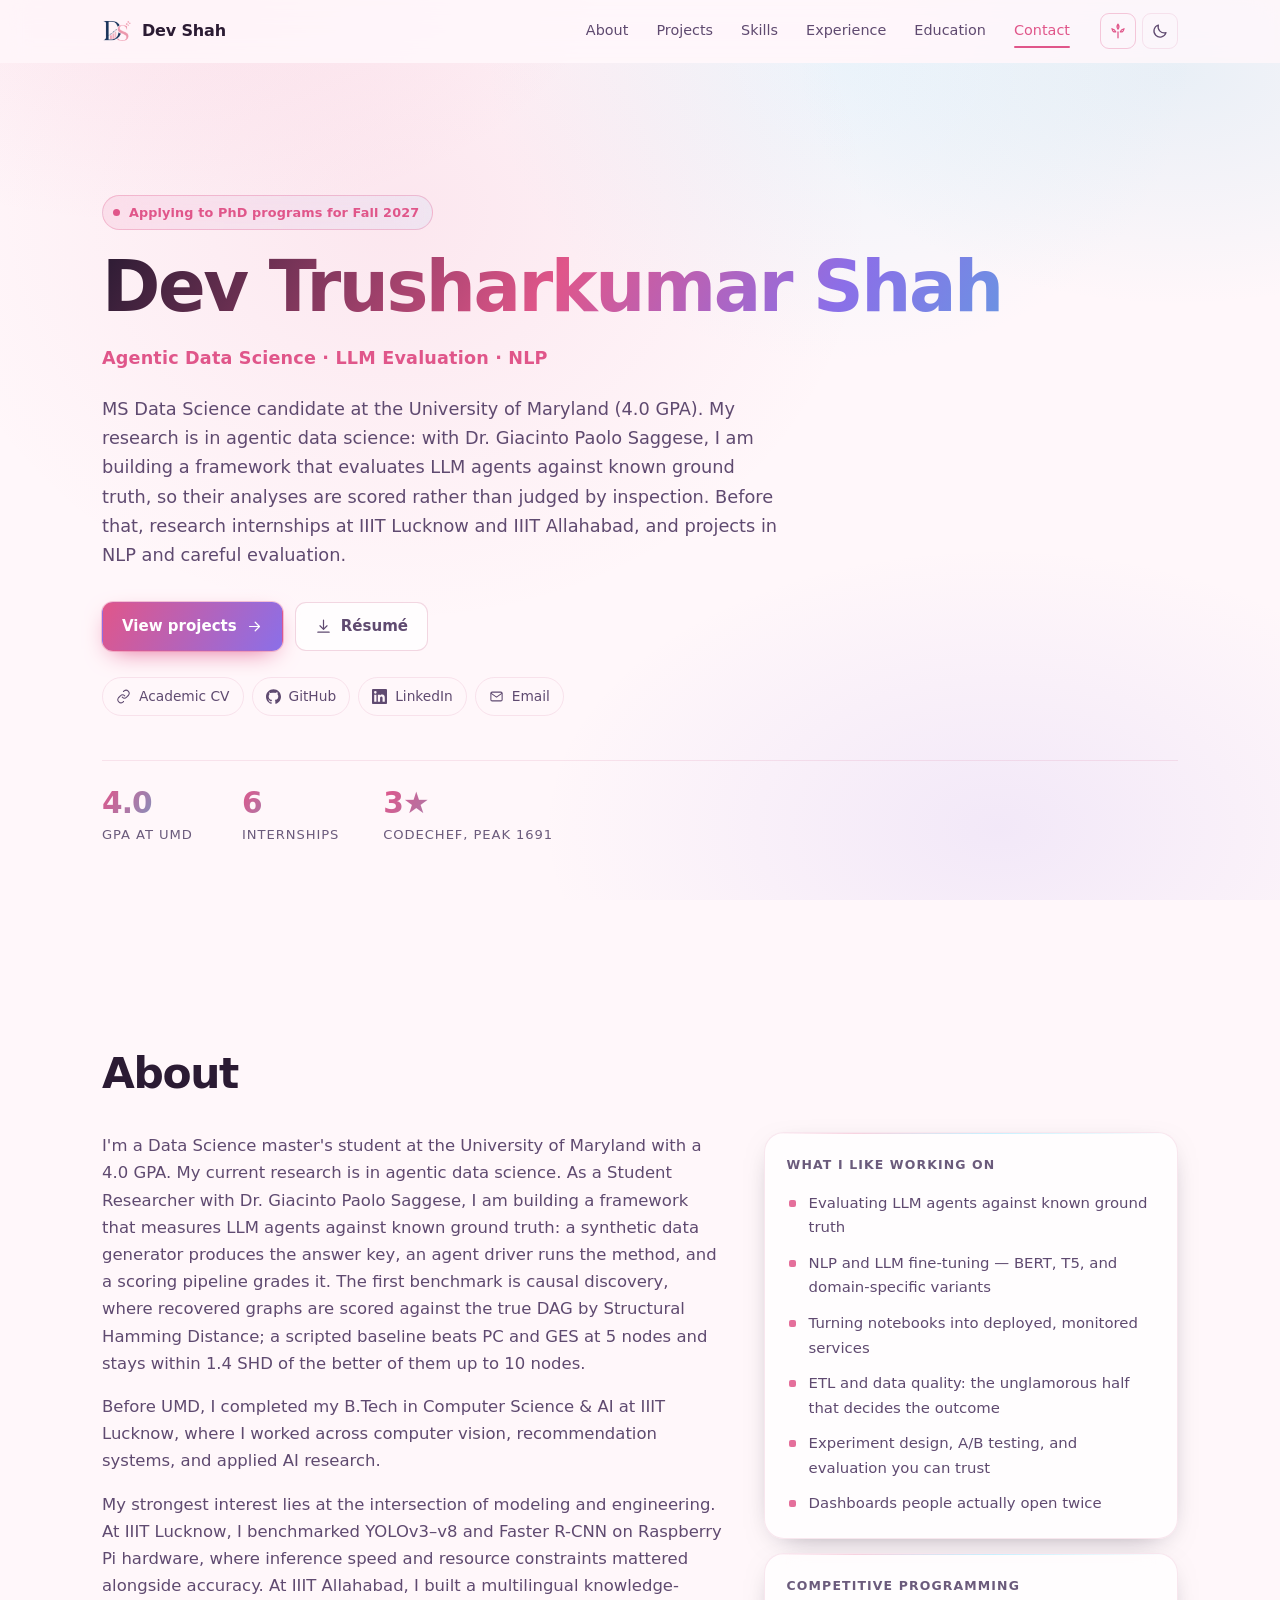
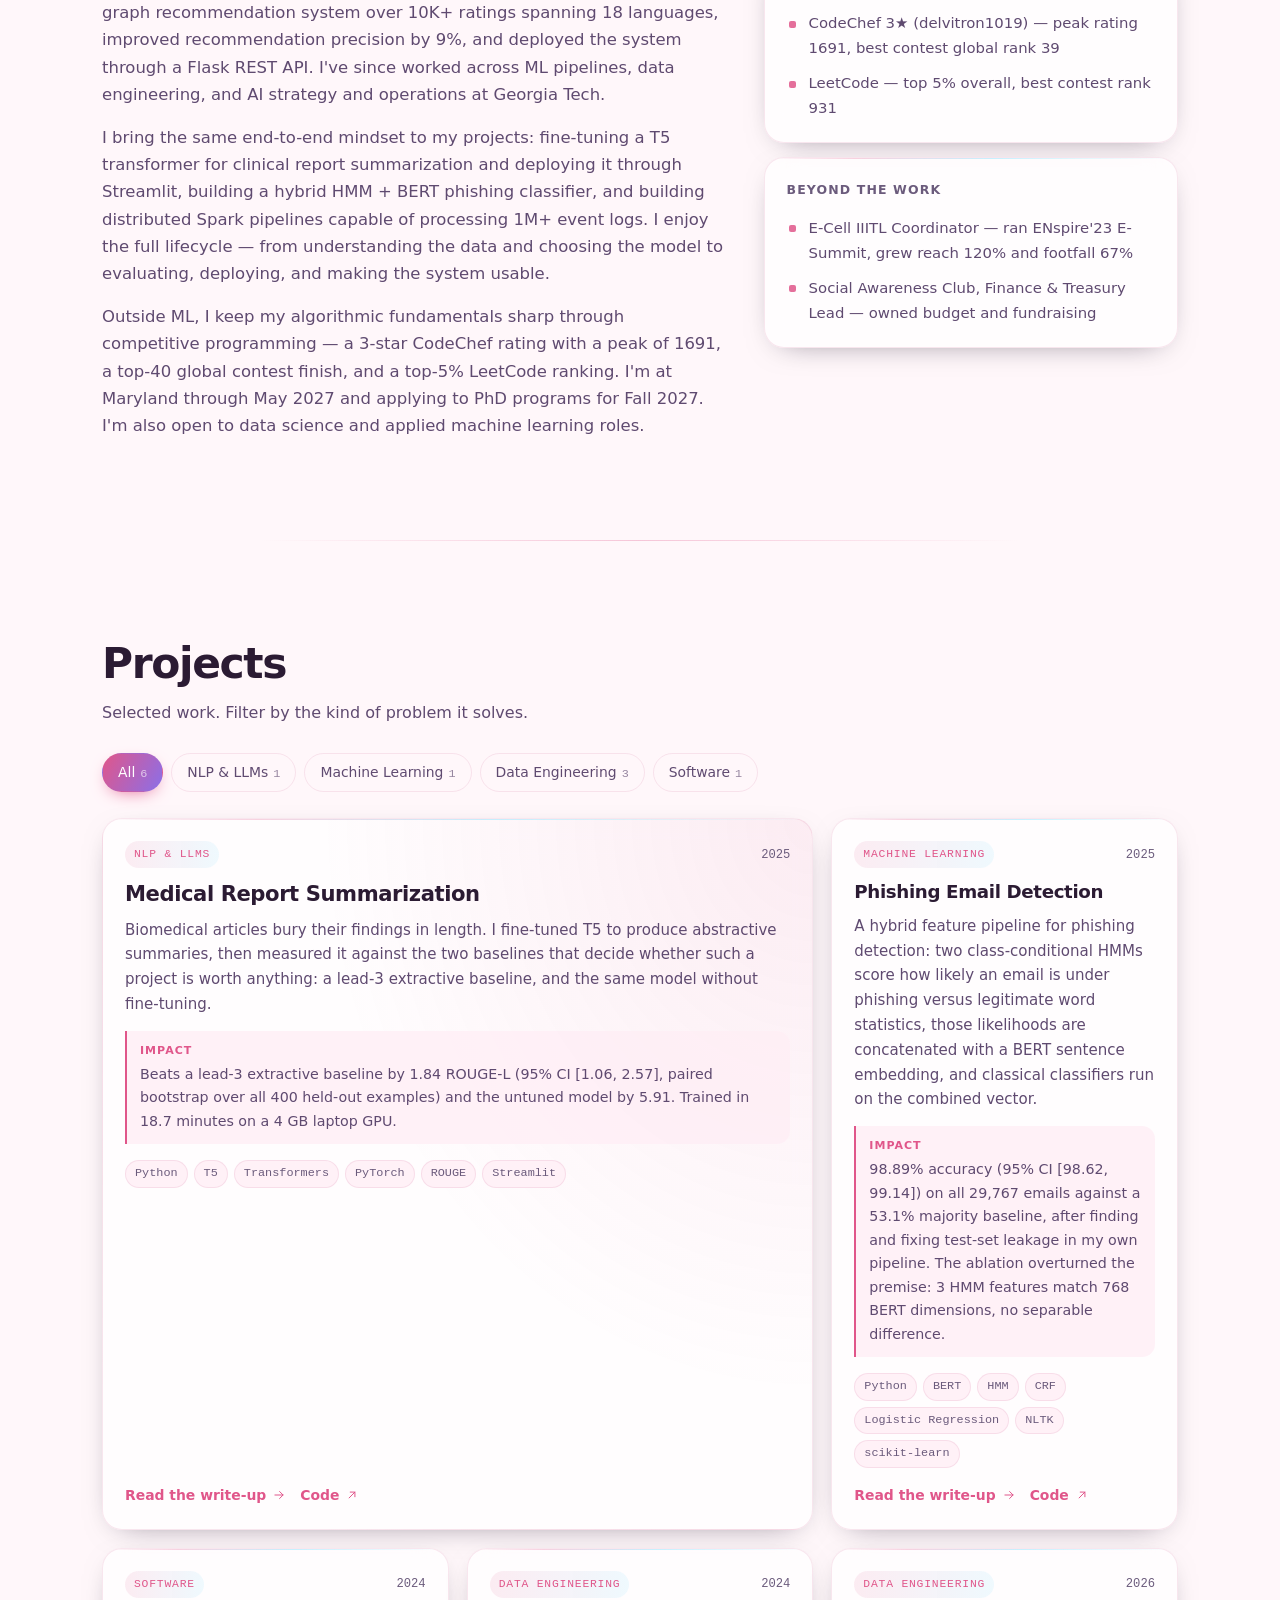
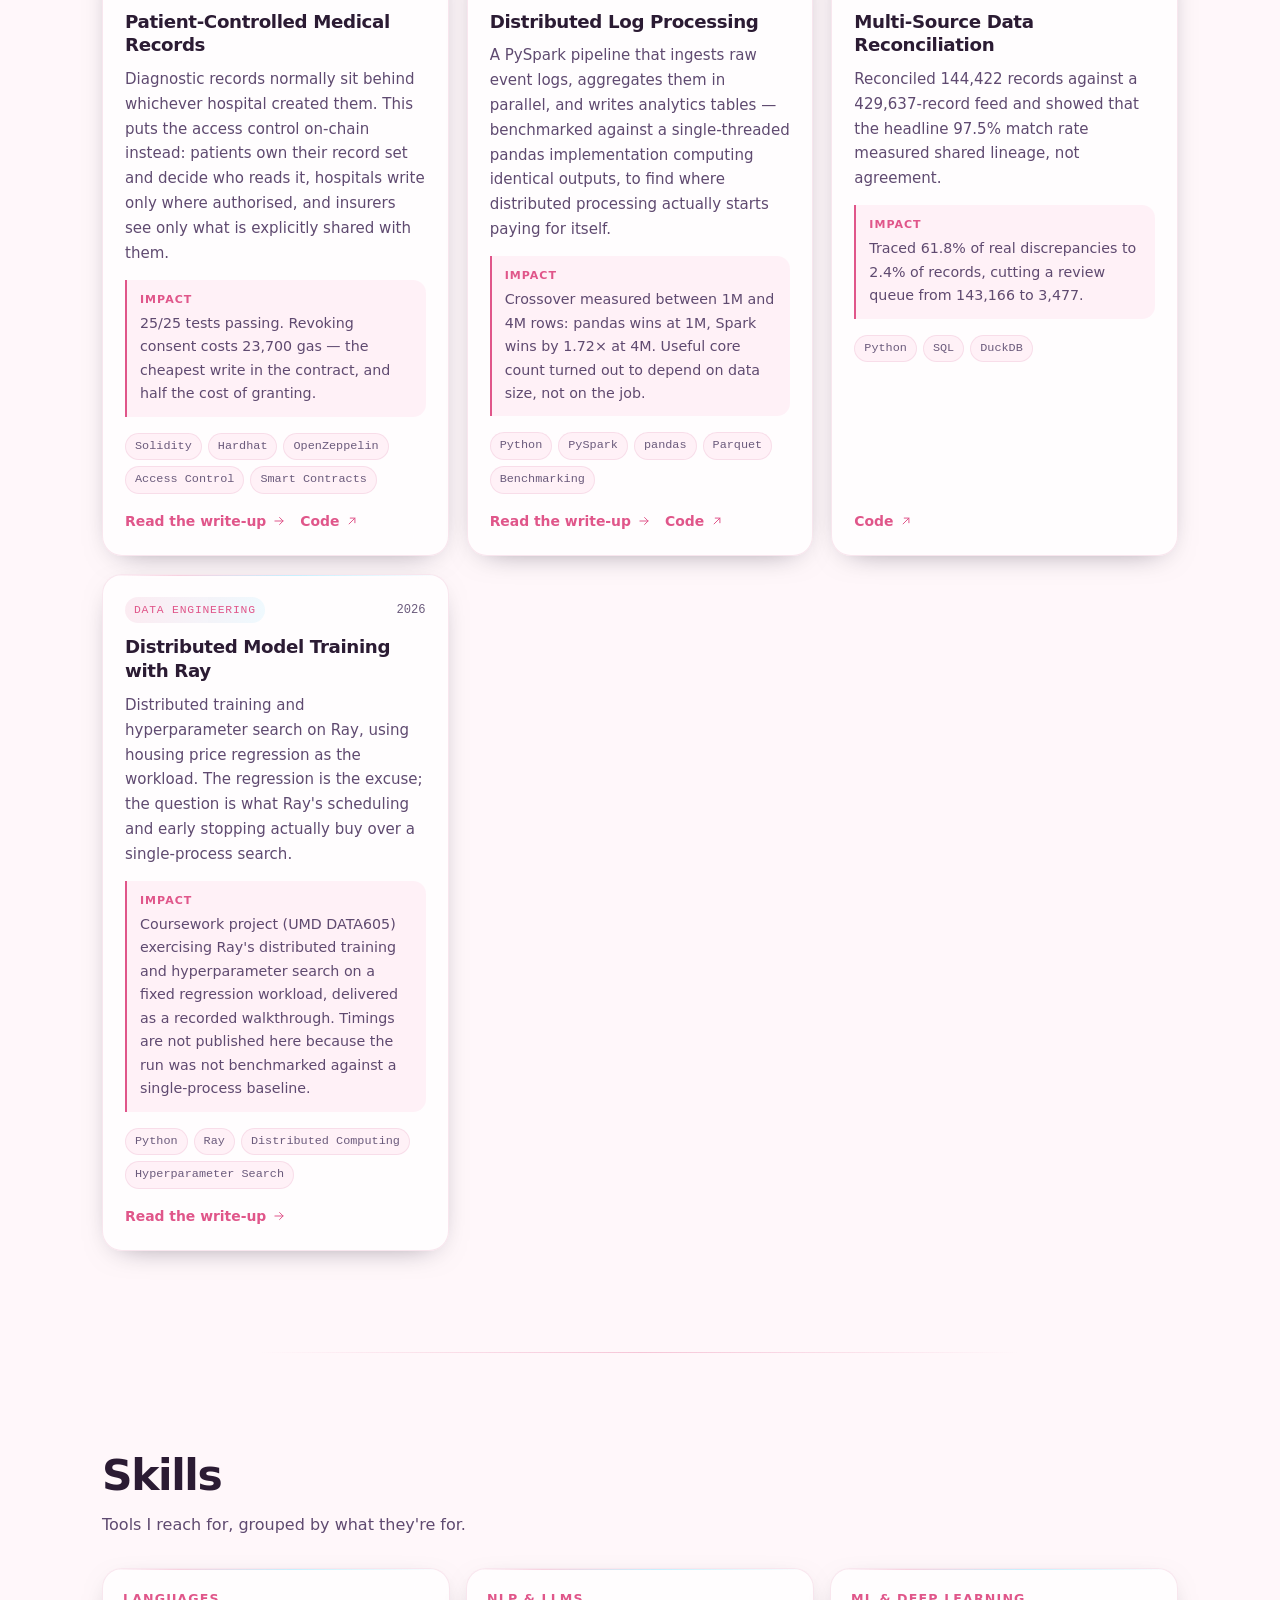
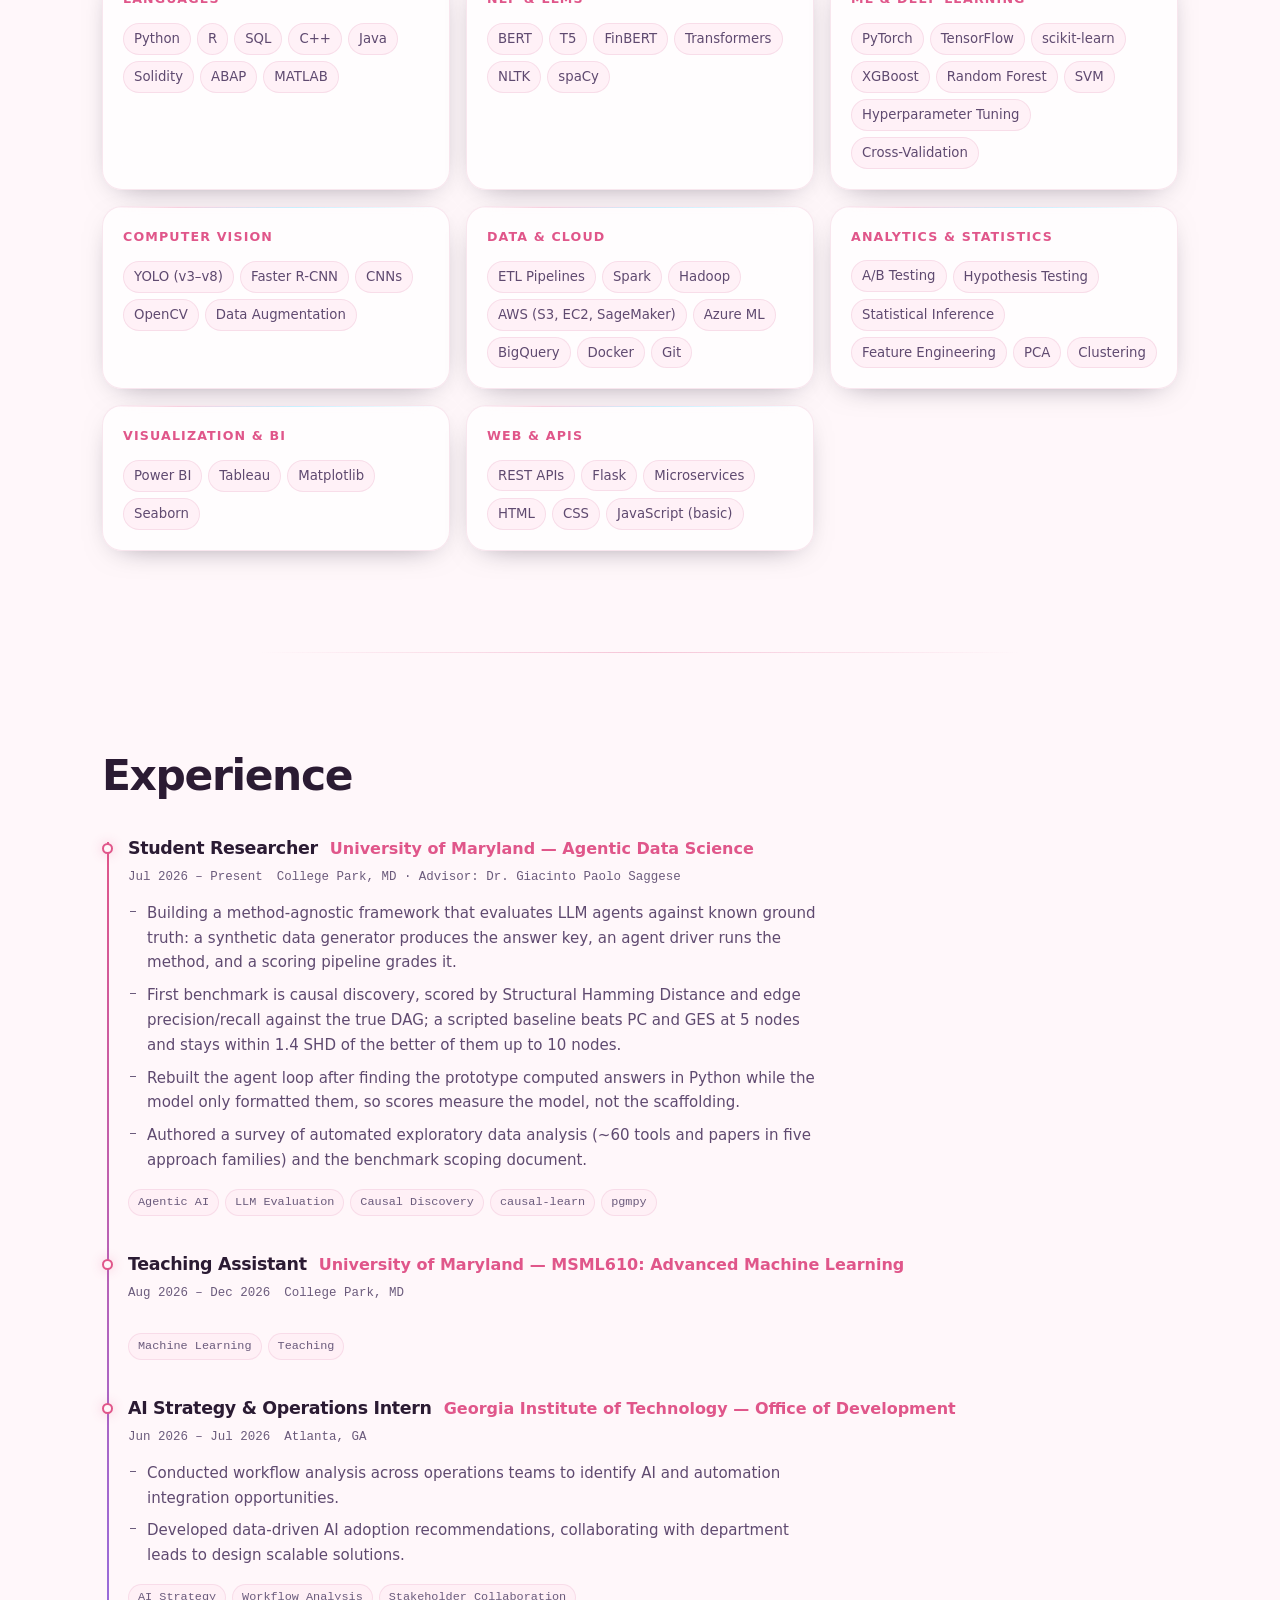
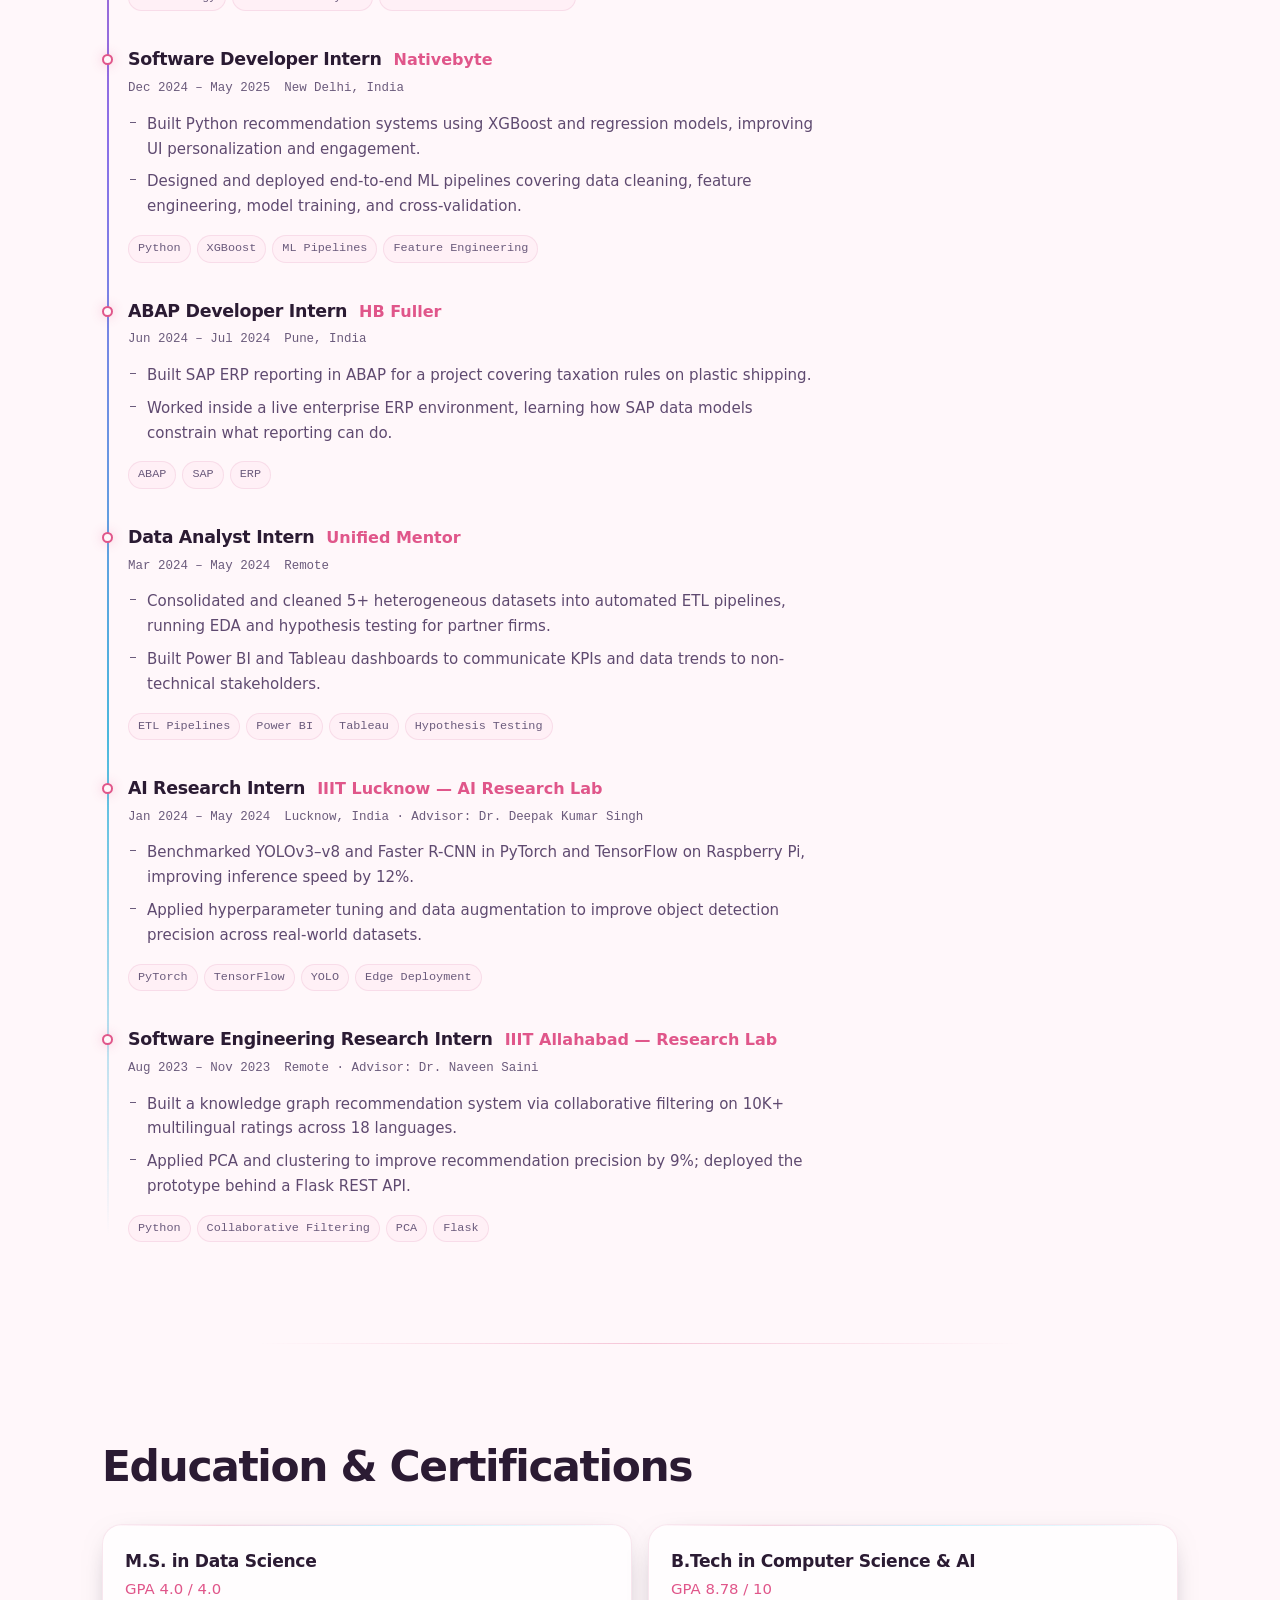
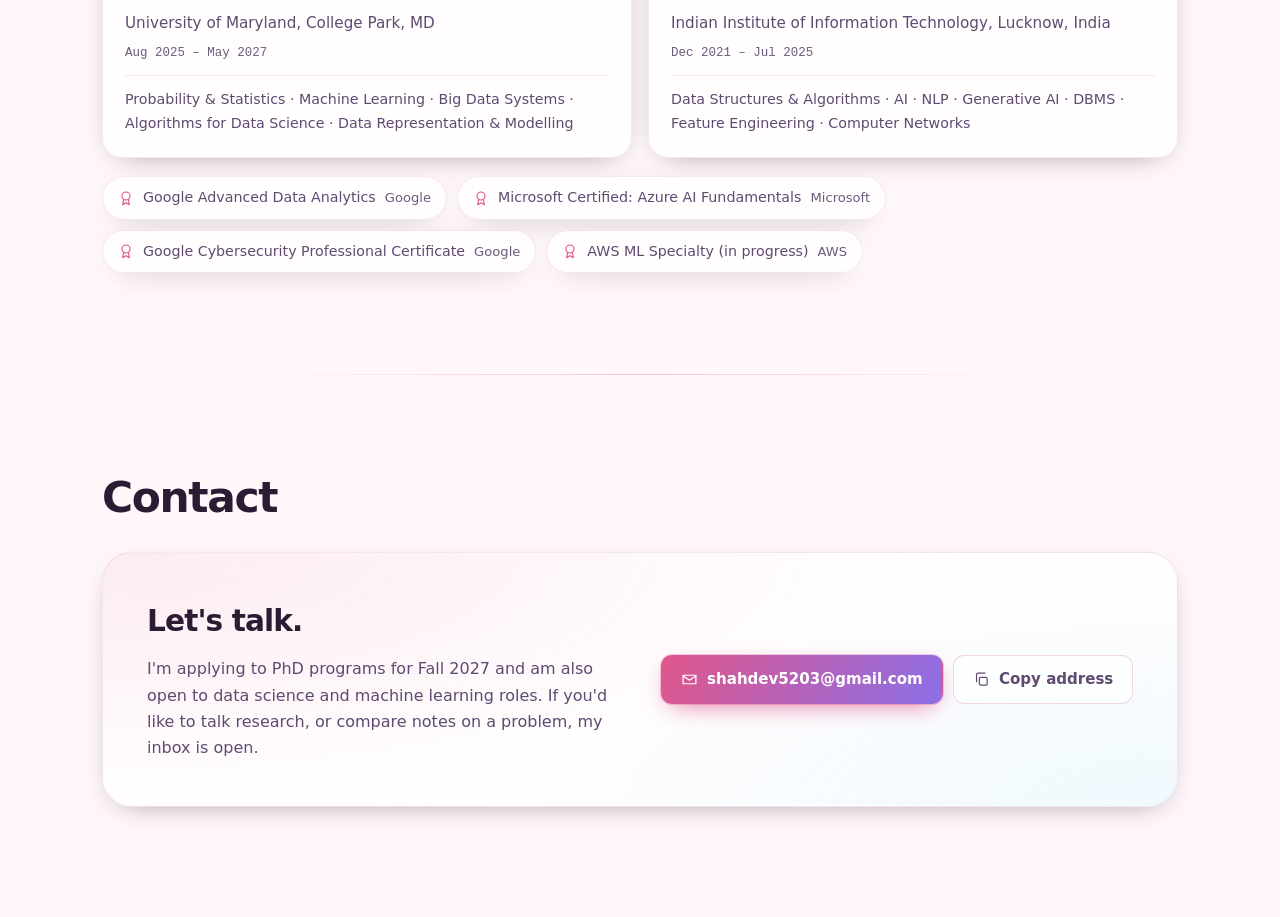
<file: index.html>
<!DOCTYPE html>
<html lang="en" data-theme="dark">
<head>
<meta charset="utf-8">
<meta name="viewport" content="width=device-width, initial-scale=1">
<title>Dev Shah — Agentic Data Science, LLM Evaluation &amp; NLP</title>
<meta name="description" content="MS Data Science at UMD (4.0 GPA). Research in agentic data science: evaluating LLM agents against known ground truth. Applying to PhD programs for Fall 2027.">

<!-- Link preview. og:image must be an absolute URL — relative paths are ignored
     by LinkedIn, Slack, and every other unfurler. -->
<meta property="og:type" content="website">
<meta property="og:url" content="https://delvitron1019.github.io/">
<meta property="og:title" content="Dev Shah — Agentic Data Science, LLM Evaluation &amp; NLP">
<meta property="og:description" content="MS Data Science at UMD (4.0 GPA). Research in agentic data science: evaluating LLM agents against known ground truth. Applying to PhD programs for Fall 2027.">
<meta property="og:image" content="https://delvitron1019.github.io/assets/og-image.jpg">
<meta property="og:image:width" content="1024">
<meta property="og:image:height" content="1024">
<meta property="og:image:alt" content="DS monogram — Dev Shah, data science">
<meta name="twitter:card" content="summary_large_image">
<meta name="twitter:image" content="https://delvitron1019.github.io/assets/og-image.jpg">

<link rel="icon" href="assets/favicon.ico" sizes="any">
<link rel="icon" type="image/png" sizes="32x32" href="assets/favicon-32.png">
<link rel="apple-touch-icon" href="assets/apple-touch-icon.png">
<meta name="theme-color" content="#0b0a1a">
<link rel="stylesheet" href="css/styles.css">
<link rel="stylesheet" href="css/skin-anime.css">
</head>
<body>

<a class="skip-link" href="#main">Skip to content</a>

<header class="site-header" id="siteHeader">
  <div class="wrap header-inner">
    <a class="brand" href="#top">
      <img class="brand-mark" src="assets/mark.png" alt="" width="26" height="26">
      <span class="brand-text" data-bind="profile.shortName">—</span>
    </a>

    <nav class="nav" id="nav" aria-label="Primary">
      <a href="#about">About</a>
      <a href="#projects">Projects</a>
      <a href="#skills">Skills</a>
      <a href="#experience">Experience</a>
      <a href="#education">Education</a>
      <a href="#contact">Contact</a>
    </nav>

    <div class="header-actions">
      <button class="icon-btn" id="skinToggle" type="button" aria-label="Switch visual style">
        <svg class="i-skin-tech" viewBox="0 0 24 24" aria-hidden="true"><rect x="3" y="4" width="18" height="16" rx="2"/><path d="M3 9h18M8 4v16"/></svg>
        <svg class="i-skin-anime" viewBox="0 0 24 24" aria-hidden="true"><path d="M12 3c1.7 2.2 1.7 4.4 0 6.6C10.3 7.4 10.3 5.2 12 3z"/><path d="M20 9c-2.6.6-4.3 2-5 4.2 2.7.5 4.4-.9 5-4.2z"/><path d="M4 9c2.6.6 4.3 2 5 4.2-2.7.5-4.4-.9-5-4.2z"/><path d="M12 13.2V21"/></svg>
      </button>
      <button class="icon-btn" id="themeToggle" type="button" aria-label="Switch colour theme">
        <svg class="i-sun" viewBox="0 0 24 24" aria-hidden="true"><circle cx="12" cy="12" r="4.2"/><g class="rays"><path d="M12 2v3M12 19v3M2 12h3M19 12h3M4.9 4.9l2.1 2.1M17 17l2.1 2.1M19.1 4.9L17 7M7 17l-2.1 2.1"/></g></svg>
        <svg class="i-moon" viewBox="0 0 24 24" aria-hidden="true"><path d="M20 14.2A8.2 8.2 0 0 1 9.8 4a8.2 8.2 0 1 0 10.2 10.2z"/></svg>
      </button>
      <button class="icon-btn nav-toggle" id="navToggle" type="button" aria-label="Open menu" aria-expanded="false" aria-controls="nav">
        <svg viewBox="0 0 24 24" aria-hidden="true"><path d="M3 6h18M3 12h18M3 18h18"/></svg>
      </button>
    </div>
  </div>
  <div class="scroll-progress" id="scrollProgress" aria-hidden="true"></div>
</header>

<main id="main">

  <!-- ───────────────────────── HERO ───────────────────────── -->
  <section class="hero" id="top">
    <div class="hero-grid" aria-hidden="true"></div>
    <div class="wrap hero-inner">
      <p class="eyebrow">
        <span class="pulse" aria-hidden="true"></span>
        <span data-bind="profile.availability">—</span>
      </p>

      <h1 class="hero-title">
        <span data-bind="profile.name">—</span>
      </h1>

      <p class="hero-role" data-bind="profile.role">—</p>

      <p class="hero-blurb" data-bind="profile.blurb">—</p>

      <div class="hero-cta">
        <a class="btn btn-primary" href="#projects">
          View projects
          <svg viewBox="0 0 24 24" aria-hidden="true"><path d="M5 12h14M13 6l6 6-6 6"/></svg>
        </a>
        <a class="btn btn-ghost" id="resumeLink" href="#" download>
          <svg viewBox="0 0 24 24" aria-hidden="true"><path d="M12 3v12M7 11l5 5 5-5M4 20h16"/></svg>
          Résumé
        </a>
      </div>

      <ul class="hero-links" id="heroLinks"></ul>

      <dl class="hero-stats" id="heroStats"></dl>
    </div>
  </section>

  <!-- ───────────────────────── ABOUT ───────────────────────── -->
  <section class="section" id="about">
    <div class="wrap">
      <h2 class="section-title">About</h2>
      <div class="about-grid">
        <div class="about-copy" id="aboutCopy"></div>
        <aside class="about-side" id="aboutSide"></aside>
      </div>
    </div>
  </section>

  <!-- ───────────────────────── PROJECTS ───────────────────────── -->
  <section class="section" id="projects">
    <div class="wrap">
      <h2 class="section-title">Projects</h2>
      <p class="section-lede">Selected work. Filter by the kind of problem it solves.</p>

      <div class="filters" id="filters" role="group" aria-label="Filter projects by category"></div>

      <div class="project-grid" id="projectGrid"></div>
      <p class="empty-state" id="projectEmpty" hidden>No projects in this category yet.</p>
    </div>
  </section>

  <!-- ───────────────────────── SKILLS ───────────────────────── -->
  <section class="section" id="skills">
    <div class="wrap">
      <h2 class="section-title">Skills</h2>
      <p class="section-lede">Tools I reach for, grouped by what they're for.</p>
      <div class="skill-grid" id="skillGrid"></div>
    </div>
  </section>

  <!-- ───────────────────────── EXPERIENCE ───────────────────────── -->
  <section class="section" id="experience">
    <div class="wrap">
      <h2 class="section-title">Experience</h2>
      <ol class="timeline" id="timeline"></ol>
    </div>
  </section>

  <!-- ───────────────────────── EDUCATION ───────────────────────── -->
  <section class="section" id="education">
    <div class="wrap">
      <h2 class="section-title">Education &amp; Certifications</h2>
      <div class="edu-grid" id="eduGrid"></div>
      <div class="cert-row" id="certRow"></div>
    </div>
  </section>

  <!-- ───────────────────────── CONTACT ───────────────────────── -->
  <section class="section section-contact" id="contact">
    <div class="wrap">
      <h2 class="section-title">Contact</h2>
      <div class="contact-card">
        <div>
          <h3 class="contact-head" data-bind="contact.heading">—</h3>
          <p class="contact-copy" data-bind="contact.body">—</p>
        </div>
        <div class="contact-actions">
          <a class="btn btn-primary" id="emailBtn" href="#">
            <svg viewBox="0 0 24 24" aria-hidden="true"><path d="M3 6h18v12H3z"/><path d="M3 7l9 6 9-6"/></svg>
            <span id="emailBtnText">Email me</span>
          </a>
          <button class="btn btn-ghost" id="copyEmail" type="button">
            <svg viewBox="0 0 24 24" aria-hidden="true"><rect x="9" y="9" width="11" height="11" rx="2"/><path d="M5 15V5a2 2 0 0 1 2-2h10"/></svg>
            Copy address
          </button>
        </div>
      </div>
    </div>
  </section>

</main>

<div class="toast" id="toast" role="status" aria-live="polite"></div>

<script src="js/data.js"></script>
<script src="js/common.js"></script>
<script src="js/main.js"></script>
</body>
</html>
</file>
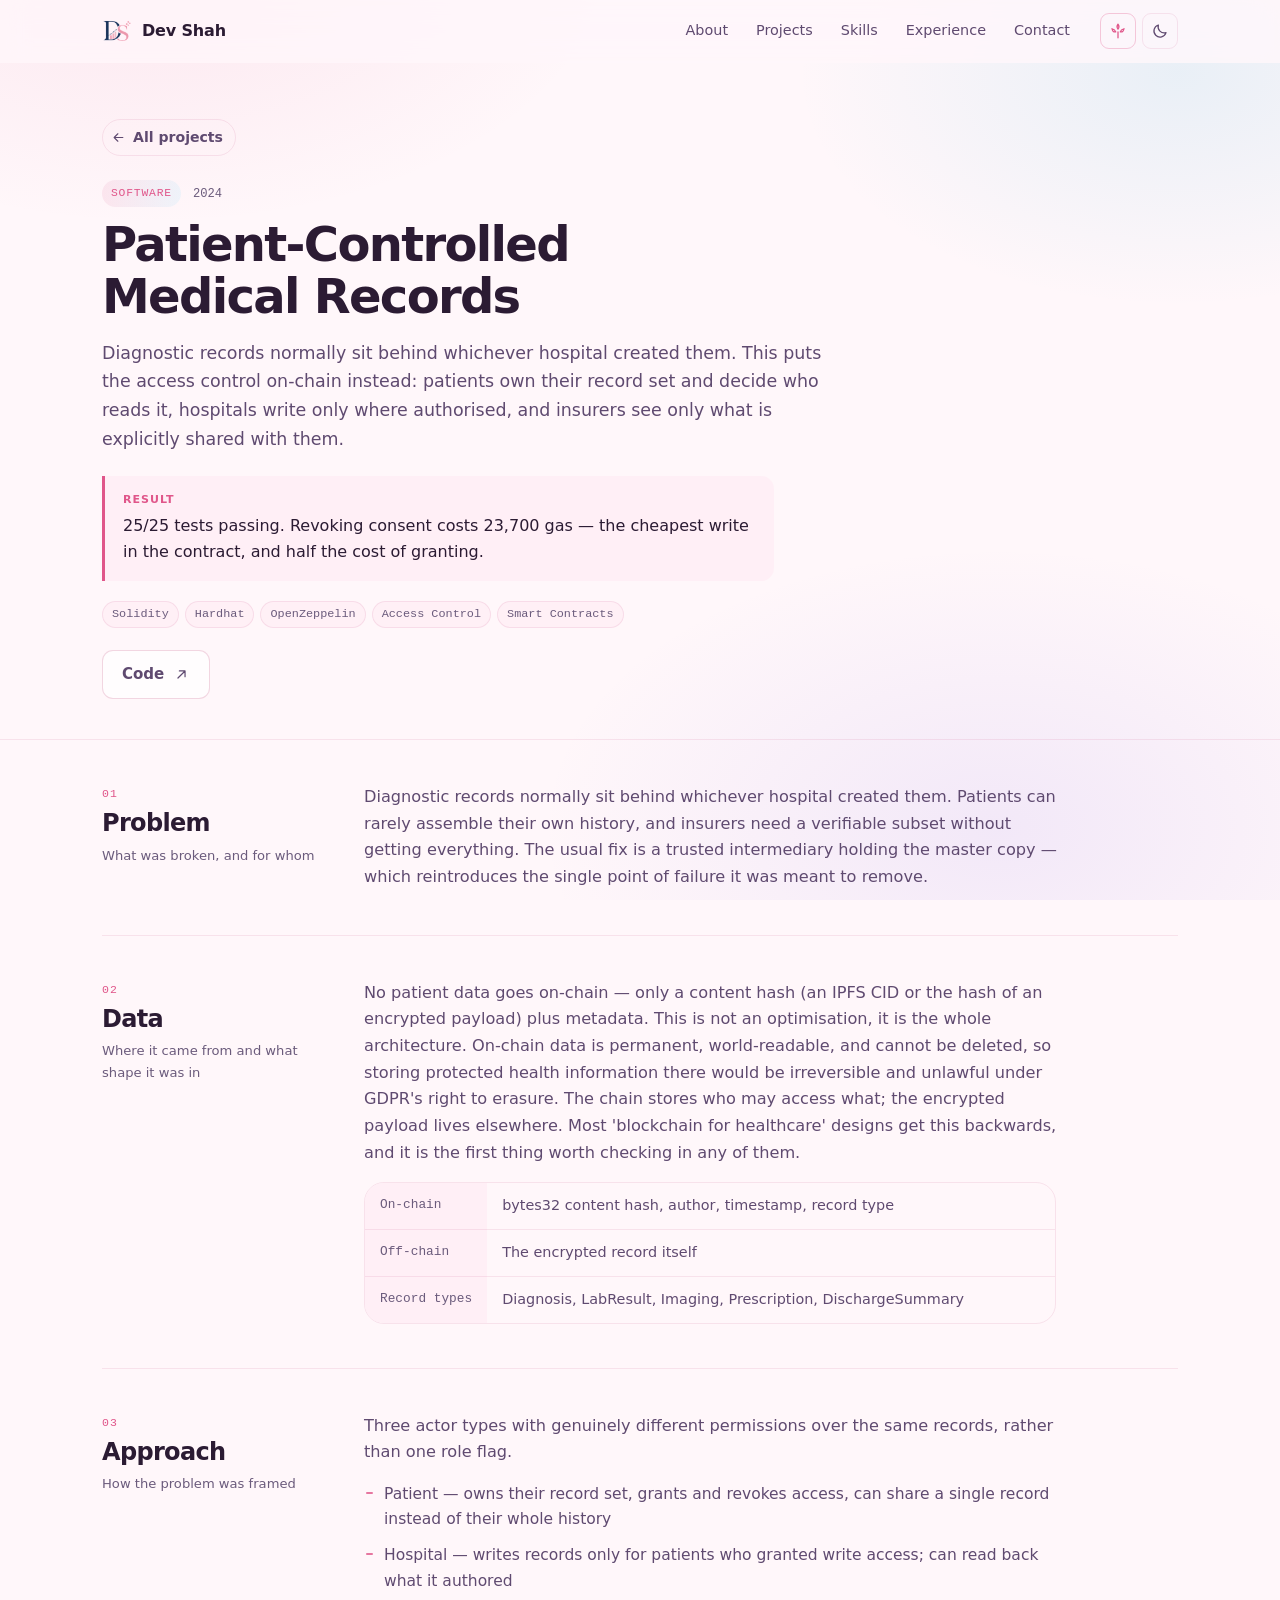
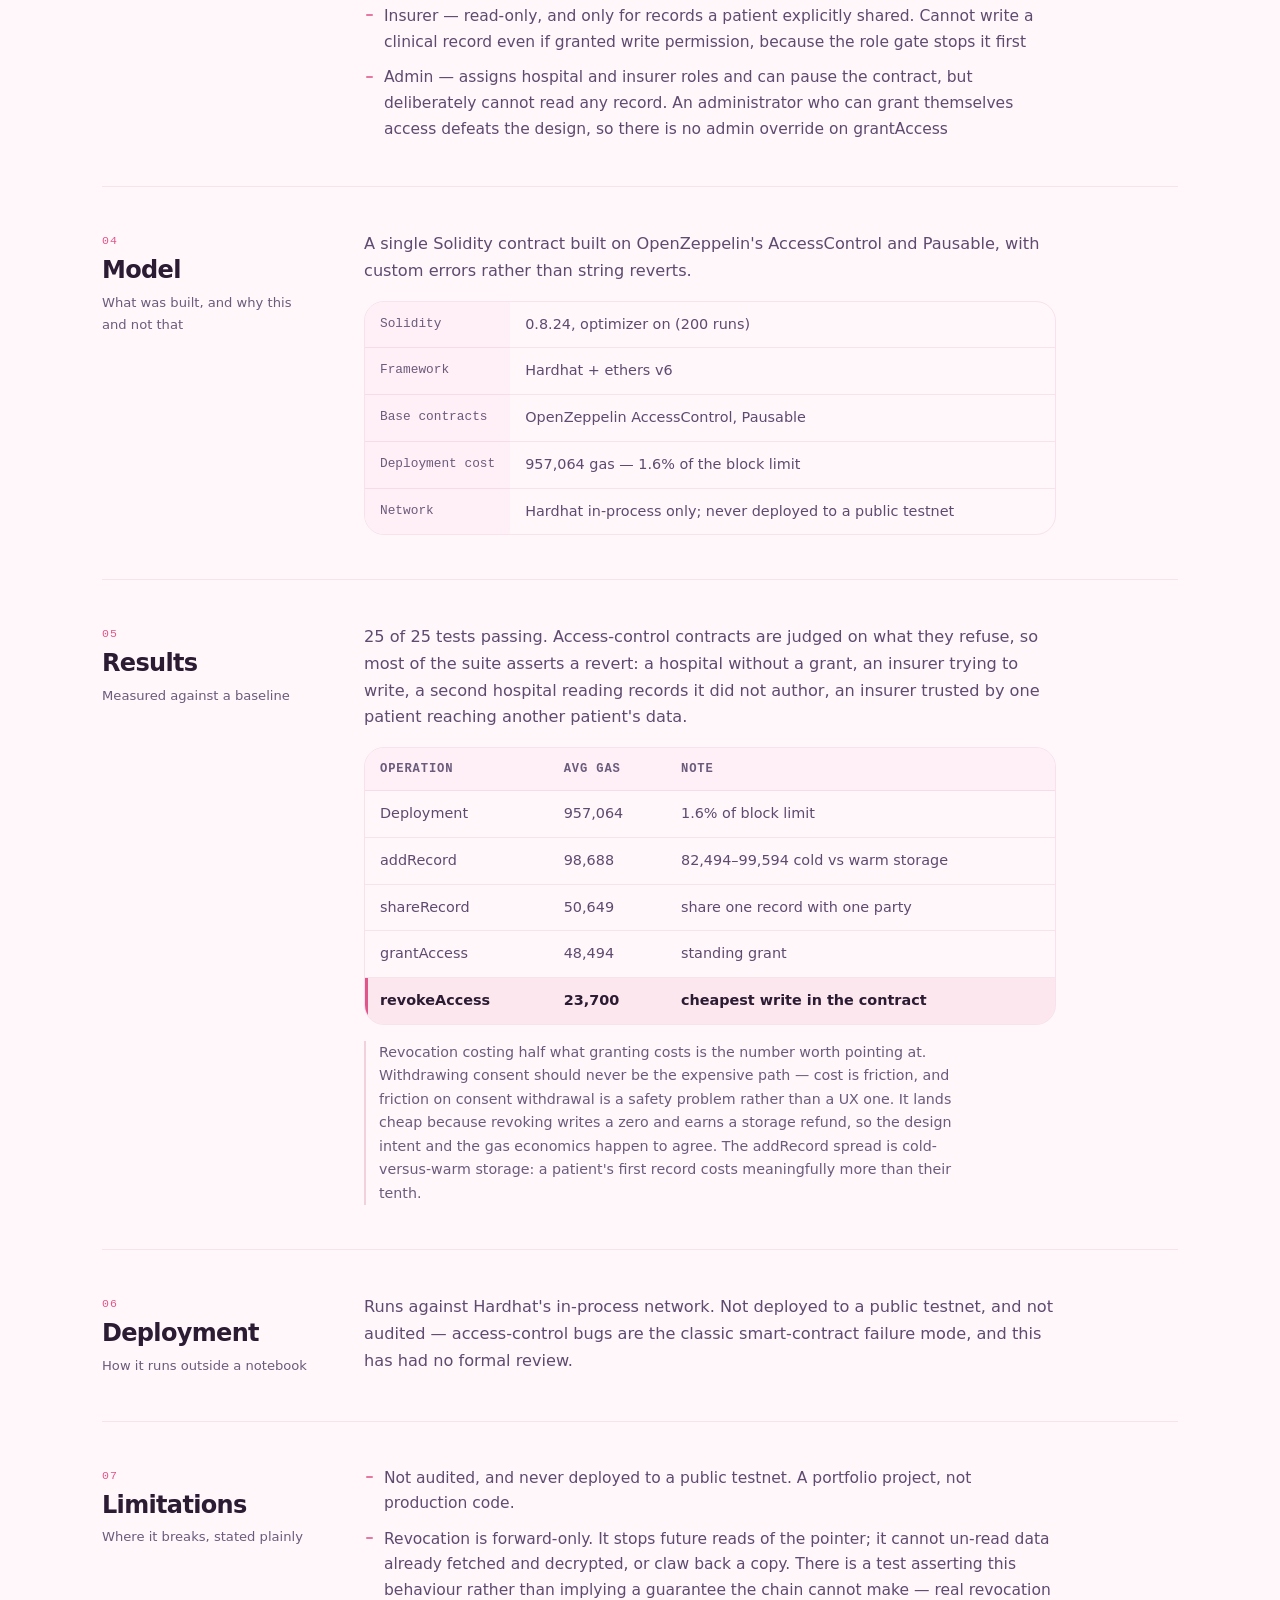
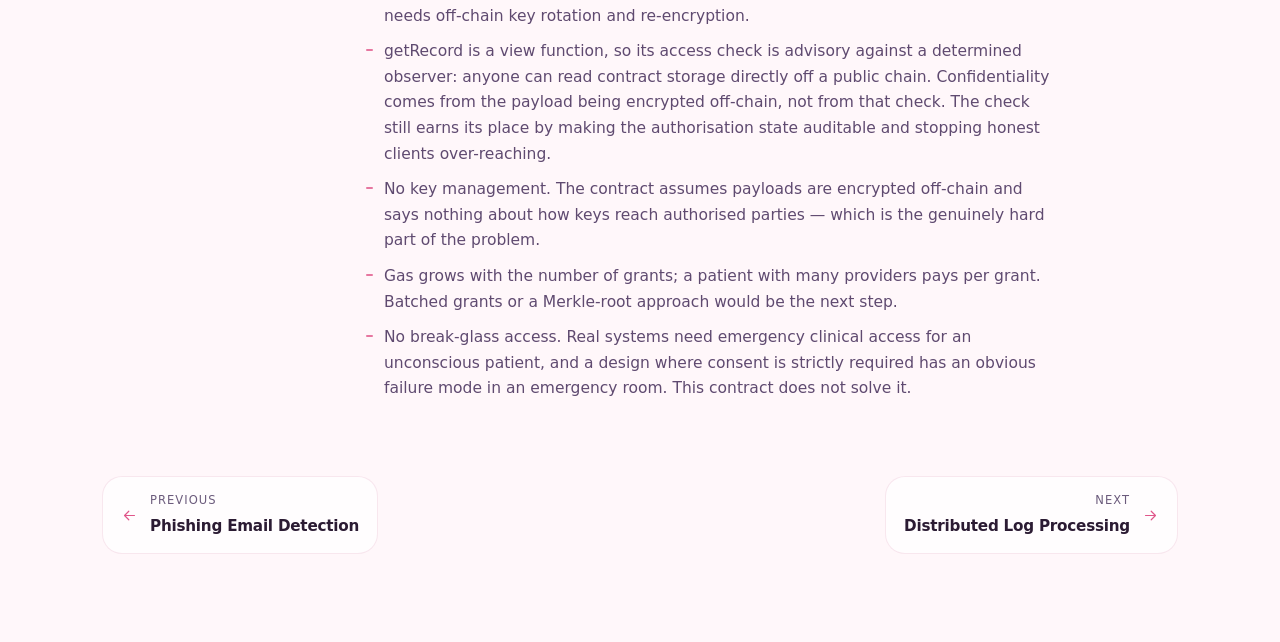
<file: projects/decentralized-medical-diagnostics/index.html>
<!DOCTYPE html>
<html lang="en" data-theme="dark">
<head>
<meta charset="utf-8">
<meta name="viewport" content="width=device-width, initial-scale=1">
<title>Patient-Controlled Medical Records — Dev Shah</title>
<meta name="description" content="Solidity access control for medical records: patients own them, hospitals write, insurers see only what is shared. 25/25 tests.">

<meta property="og:type" content="article">
<meta property="og:url" content="https://delvitron1019.github.io/projects/decentralized-medical-diagnostics/">
<meta property="og:title" content="Patient-Controlled Medical Records — Dev Shah">
<meta property="og:description" content="Solidity access control for medical records: patients own them, hospitals write, insurers see only what is shared. 25/25 tests.">
<meta property="og:image" content="https://delvitron1019.github.io/assets/og-image.jpg">
<meta name="twitter:card" content="summary_large_image">
<meta name="twitter:image" content="https://delvitron1019.github.io/assets/og-image.jpg">

<link rel="icon" href="../../assets/favicon.ico" sizes="any">
<link rel="icon" type="image/png" sizes="32x32" href="../../assets/favicon-32.png">
<link rel="apple-touch-icon" href="../../assets/apple-touch-icon.png">
<meta name="theme-color" content="#0b0a1a">

<link rel="stylesheet" href="../../css/styles.css">
<link rel="stylesheet" href="../../css/project.css">
<link rel="stylesheet" href="../../css/skin-anime.css">
</head>
<body>

<a class="skip-link" href="#pdMain">Skip to content</a>

<header class="site-header" id="siteHeader">
  <div class="wrap header-inner">
    <a class="brand" href="../../index.html">
      <img class="brand-mark" src="../../assets/mark.png" alt="" width="26" height="26">
      <span class="brand-text">Dev Shah</span>
    </a>

    <nav class="nav" id="nav" aria-label="Primary">
      <a href="../../index.html#about">About</a>
      <a href="../../index.html#projects">Projects</a>
      <a href="../../index.html#skills">Skills</a>
      <a href="../../index.html#experience">Experience</a>
      <a href="../../index.html#contact">Contact</a>
    </nav>

    <div class="header-actions">
      <button class="icon-btn" id="skinToggle" type="button" aria-label="Switch visual style">
        <svg class="i-skin-tech" viewBox="0 0 24 24" aria-hidden="true"><rect x="3" y="4" width="18" height="16" rx="2"/><path d="M3 9h18M8 4v16"/></svg>
        <svg class="i-skin-anime" viewBox="0 0 24 24" aria-hidden="true"><path d="M12 3c1.7 2.2 1.7 4.4 0 6.6C10.3 7.4 10.3 5.2 12 3z"/><path d="M20 9c-2.6.6-4.3 2-5 4.2 2.7.5 4.4-.9 5-4.2z"/><path d="M4 9c2.6.6 4.3 2 5 4.2-2.7.5-4.4-.9-5-4.2z"/><path d="M12 13.2V21"/></svg>
      </button>
      <button class="icon-btn" id="themeToggle" type="button" aria-label="Switch colour theme">
        <svg class="i-sun" viewBox="0 0 24 24" aria-hidden="true"><circle cx="12" cy="12" r="4.2"/><g class="rays"><path d="M12 2v3M12 19v3M2 12h3M19 12h3M4.9 4.9l2.1 2.1M17 17l2.1 2.1M19.1 4.9L17 7M7 17l-2.1 2.1"/></g></svg>
        <svg class="i-moon" viewBox="0 0 24 24" aria-hidden="true"><path d="M20 14.2A8.2 8.2 0 0 1 9.8 4a8.2 8.2 0 1 0 10.2 10.2z"/></svg>
      </button>
      <button class="icon-btn nav-toggle" id="navToggle" type="button" aria-label="Open menu" aria-expanded="false" aria-controls="nav">
        <svg viewBox="0 0 24 24" aria-hidden="true"><path d="M3 6h18M3 12h18M3 18h18"/></svg>
      </button>
    </div>
  </div>
  <div class="scroll-progress" id="scrollProgress" aria-hidden="true"></div>
</header>

<main id="pdMain">
  <section class="pd-hero"><div class="wrap" id="pdHero"></div></section>
  <div class="wrap"><div id="pdBody"></div></div>
  <div class="wrap"><nav class="pd-nav" id="pdNav" aria-label="Other projects"></nav></div>
</main>

<div class="toast" id="toast" role="status" aria-live="polite"></div>

<script>window.PROJECT_SLUG = "decentralized-medical-diagnostics";</script>
<script src="../../js/data.js"></script>
<script src="../../js/common.js"></script>
<script src="../../js/project.js"></script>
</body>
</html>
</file>
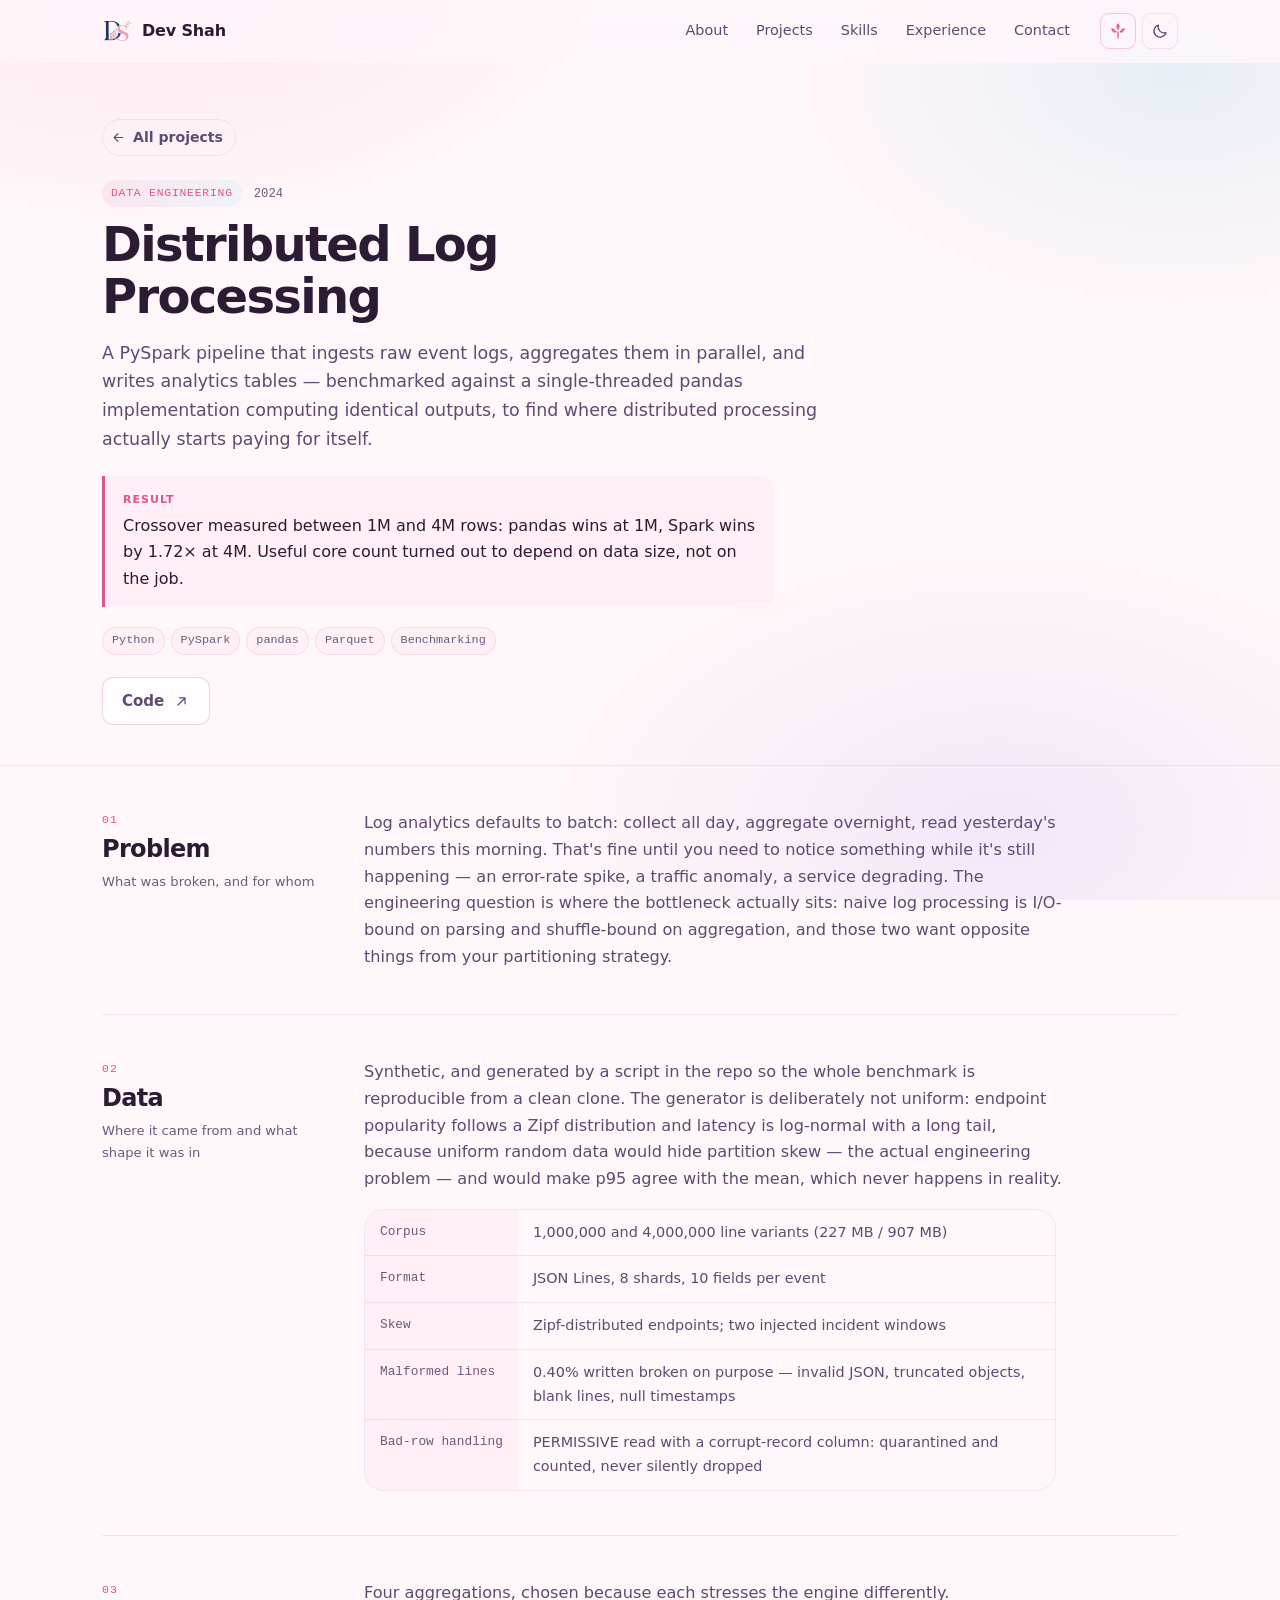
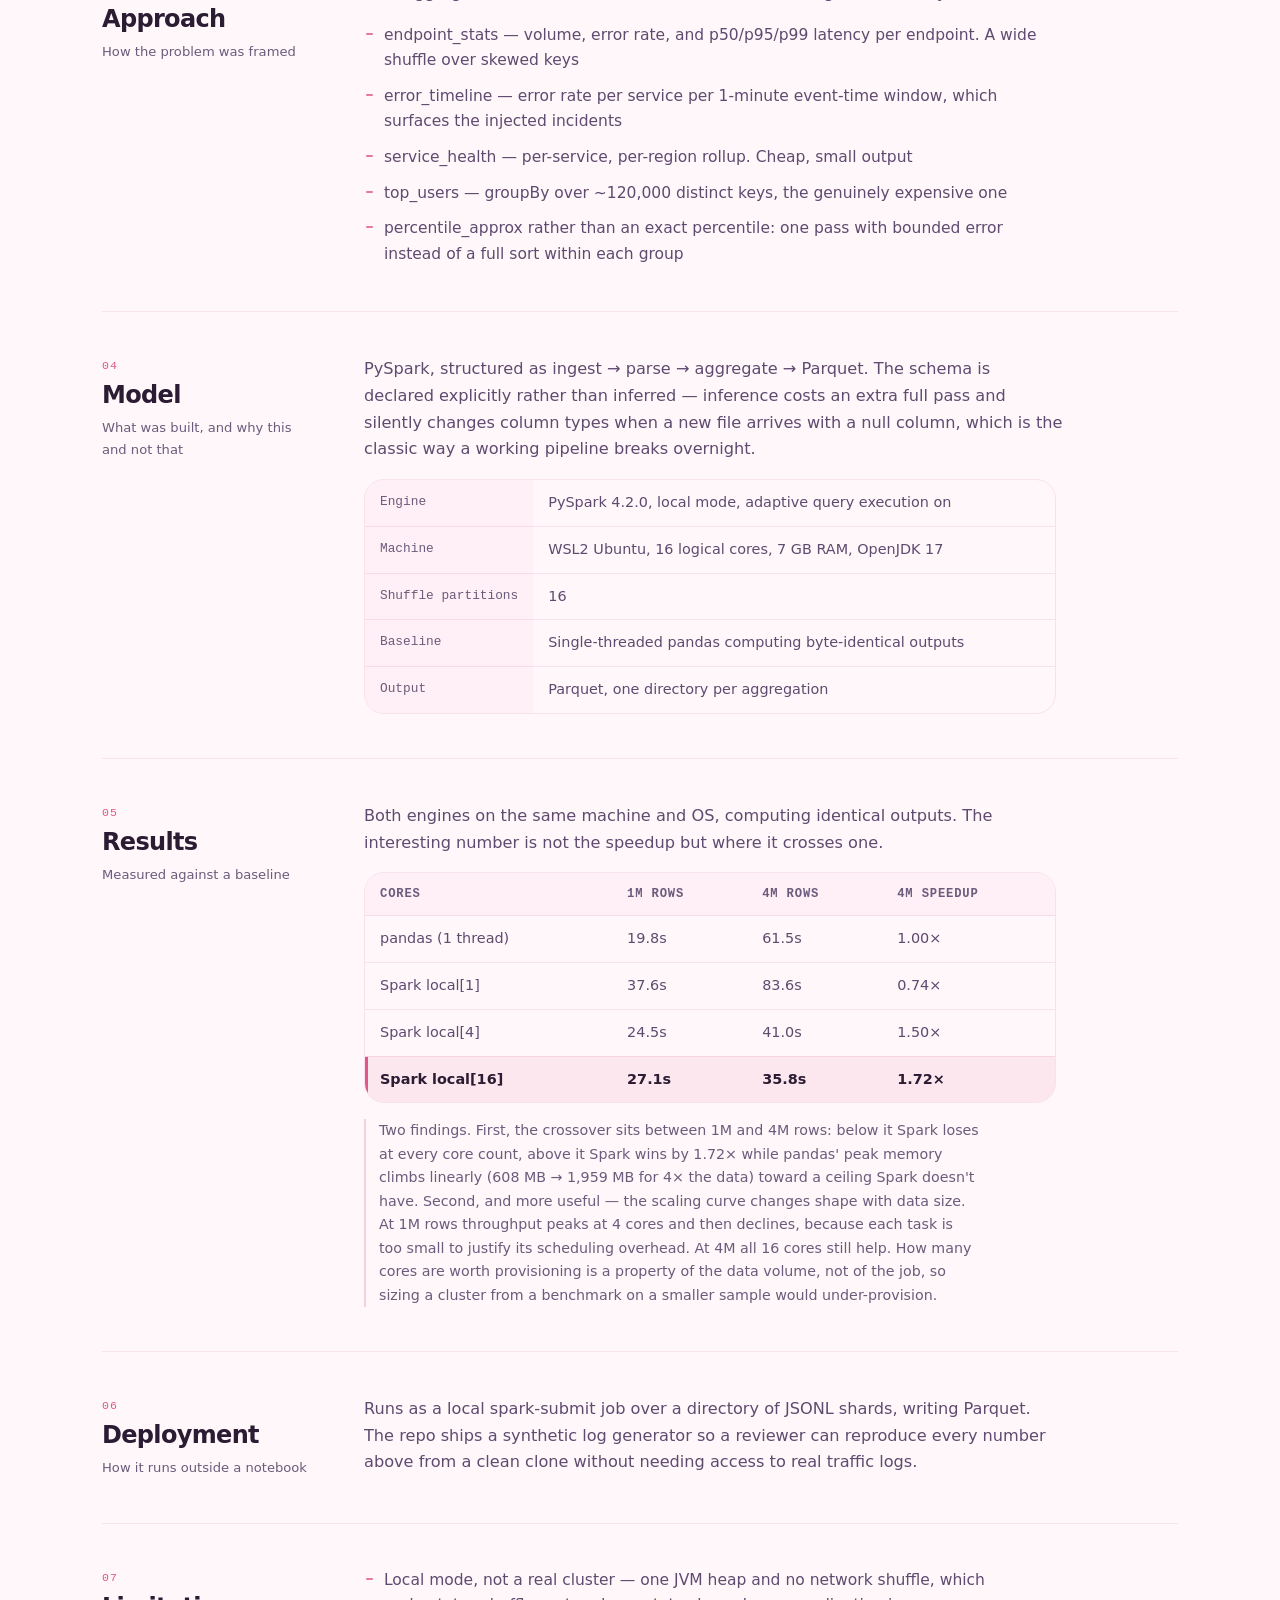
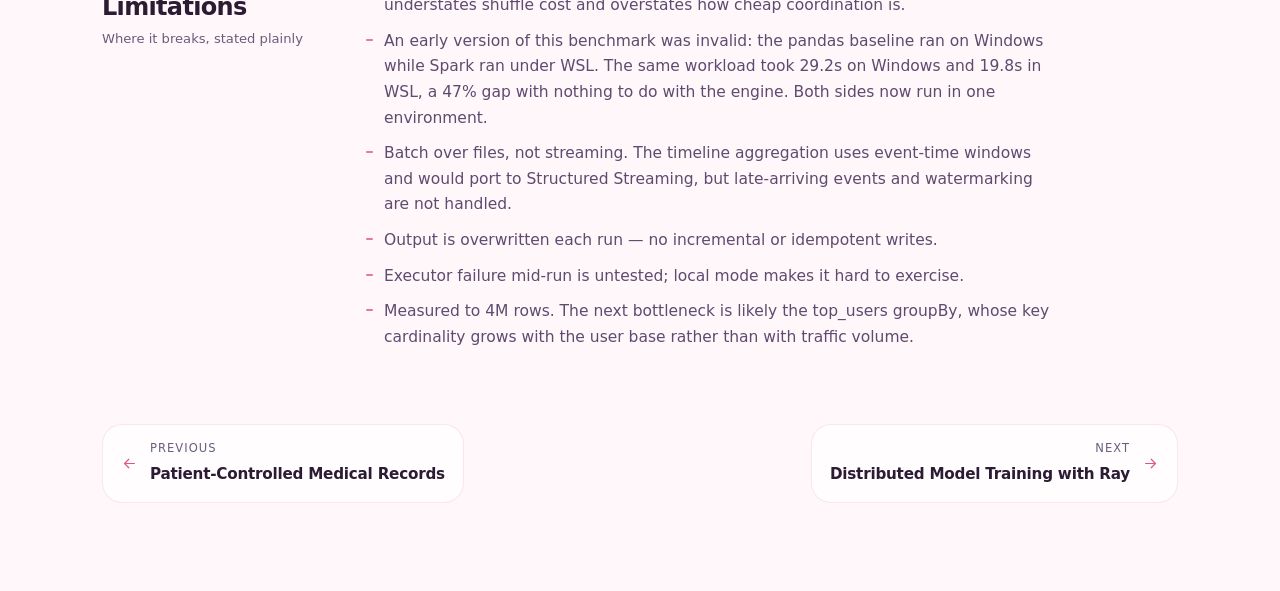
<file: projects/distributed-log-processing/index.html>
<!DOCTYPE html>
<html lang="en" data-theme="dark">
<head>
<meta charset="utf-8">
<meta name="viewport" content="width=device-width, initial-scale=1">
<title>Distributed Log Processing — Dev Shah</title>
<meta name="description" content="PySpark benchmarked against single-threaded pandas on identical outputs: the crossover sits between 1M and 4M rows, Spark 1.72x faster at 4M.">

<meta property="og:type" content="article">
<meta property="og:url" content="https://delvitron1019.github.io/projects/distributed-log-processing/">
<meta property="og:title" content="Distributed Log Processing — Dev Shah">
<meta property="og:description" content="PySpark benchmarked against single-threaded pandas on identical outputs: the crossover sits between 1M and 4M rows, Spark 1.72x faster at 4M.">
<meta property="og:image" content="https://delvitron1019.github.io/assets/og-image.jpg">
<meta name="twitter:card" content="summary_large_image">
<meta name="twitter:image" content="https://delvitron1019.github.io/assets/og-image.jpg">

<link rel="icon" href="../../assets/favicon.ico" sizes="any">
<link rel="icon" type="image/png" sizes="32x32" href="../../assets/favicon-32.png">
<link rel="apple-touch-icon" href="../../assets/apple-touch-icon.png">
<meta name="theme-color" content="#0b0a1a">

<link rel="stylesheet" href="../../css/styles.css">
<link rel="stylesheet" href="../../css/project.css">
<link rel="stylesheet" href="../../css/skin-anime.css">
</head>
<body>

<a class="skip-link" href="#pdMain">Skip to content</a>

<header class="site-header" id="siteHeader">
  <div class="wrap header-inner">
    <a class="brand" href="../../index.html">
      <img class="brand-mark" src="../../assets/mark.png" alt="" width="26" height="26">
      <span class="brand-text">Dev Shah</span>
    </a>

    <nav class="nav" id="nav" aria-label="Primary">
      <a href="../../index.html#about">About</a>
      <a href="../../index.html#projects">Projects</a>
      <a href="../../index.html#skills">Skills</a>
      <a href="../../index.html#experience">Experience</a>
      <a href="../../index.html#contact">Contact</a>
    </nav>

    <div class="header-actions">
      <button class="icon-btn" id="skinToggle" type="button" aria-label="Switch visual style">
        <svg class="i-skin-tech" viewBox="0 0 24 24" aria-hidden="true"><rect x="3" y="4" width="18" height="16" rx="2"/><path d="M3 9h18M8 4v16"/></svg>
        <svg class="i-skin-anime" viewBox="0 0 24 24" aria-hidden="true"><path d="M12 3c1.7 2.2 1.7 4.4 0 6.6C10.3 7.4 10.3 5.2 12 3z"/><path d="M20 9c-2.6.6-4.3 2-5 4.2 2.7.5 4.4-.9 5-4.2z"/><path d="M4 9c2.6.6 4.3 2 5 4.2-2.7.5-4.4-.9-5-4.2z"/><path d="M12 13.2V21"/></svg>
      </button>
      <button class="icon-btn" id="themeToggle" type="button" aria-label="Switch colour theme">
        <svg class="i-sun" viewBox="0 0 24 24" aria-hidden="true"><circle cx="12" cy="12" r="4.2"/><g class="rays"><path d="M12 2v3M12 19v3M2 12h3M19 12h3M4.9 4.9l2.1 2.1M17 17l2.1 2.1M19.1 4.9L17 7M7 17l-2.1 2.1"/></g></svg>
        <svg class="i-moon" viewBox="0 0 24 24" aria-hidden="true"><path d="M20 14.2A8.2 8.2 0 0 1 9.8 4a8.2 8.2 0 1 0 10.2 10.2z"/></svg>
      </button>
      <button class="icon-btn nav-toggle" id="navToggle" type="button" aria-label="Open menu" aria-expanded="false" aria-controls="nav">
        <svg viewBox="0 0 24 24" aria-hidden="true"><path d="M3 6h18M3 12h18M3 18h18"/></svg>
      </button>
    </div>
  </div>
  <div class="scroll-progress" id="scrollProgress" aria-hidden="true"></div>
</header>

<main id="pdMain">
  <section class="pd-hero"><div class="wrap" id="pdHero"></div></section>
  <div class="wrap"><div id="pdBody"></div></div>
  <div class="wrap"><nav class="pd-nav" id="pdNav" aria-label="Other projects"></nav></div>
</main>

<div class="toast" id="toast" role="status" aria-live="polite"></div>

<script>window.PROJECT_SLUG = "distributed-log-processing";</script>
<script src="../../js/data.js"></script>
<script src="../../js/common.js"></script>
<script src="../../js/project.js"></script>
</body>
</html>
</file>
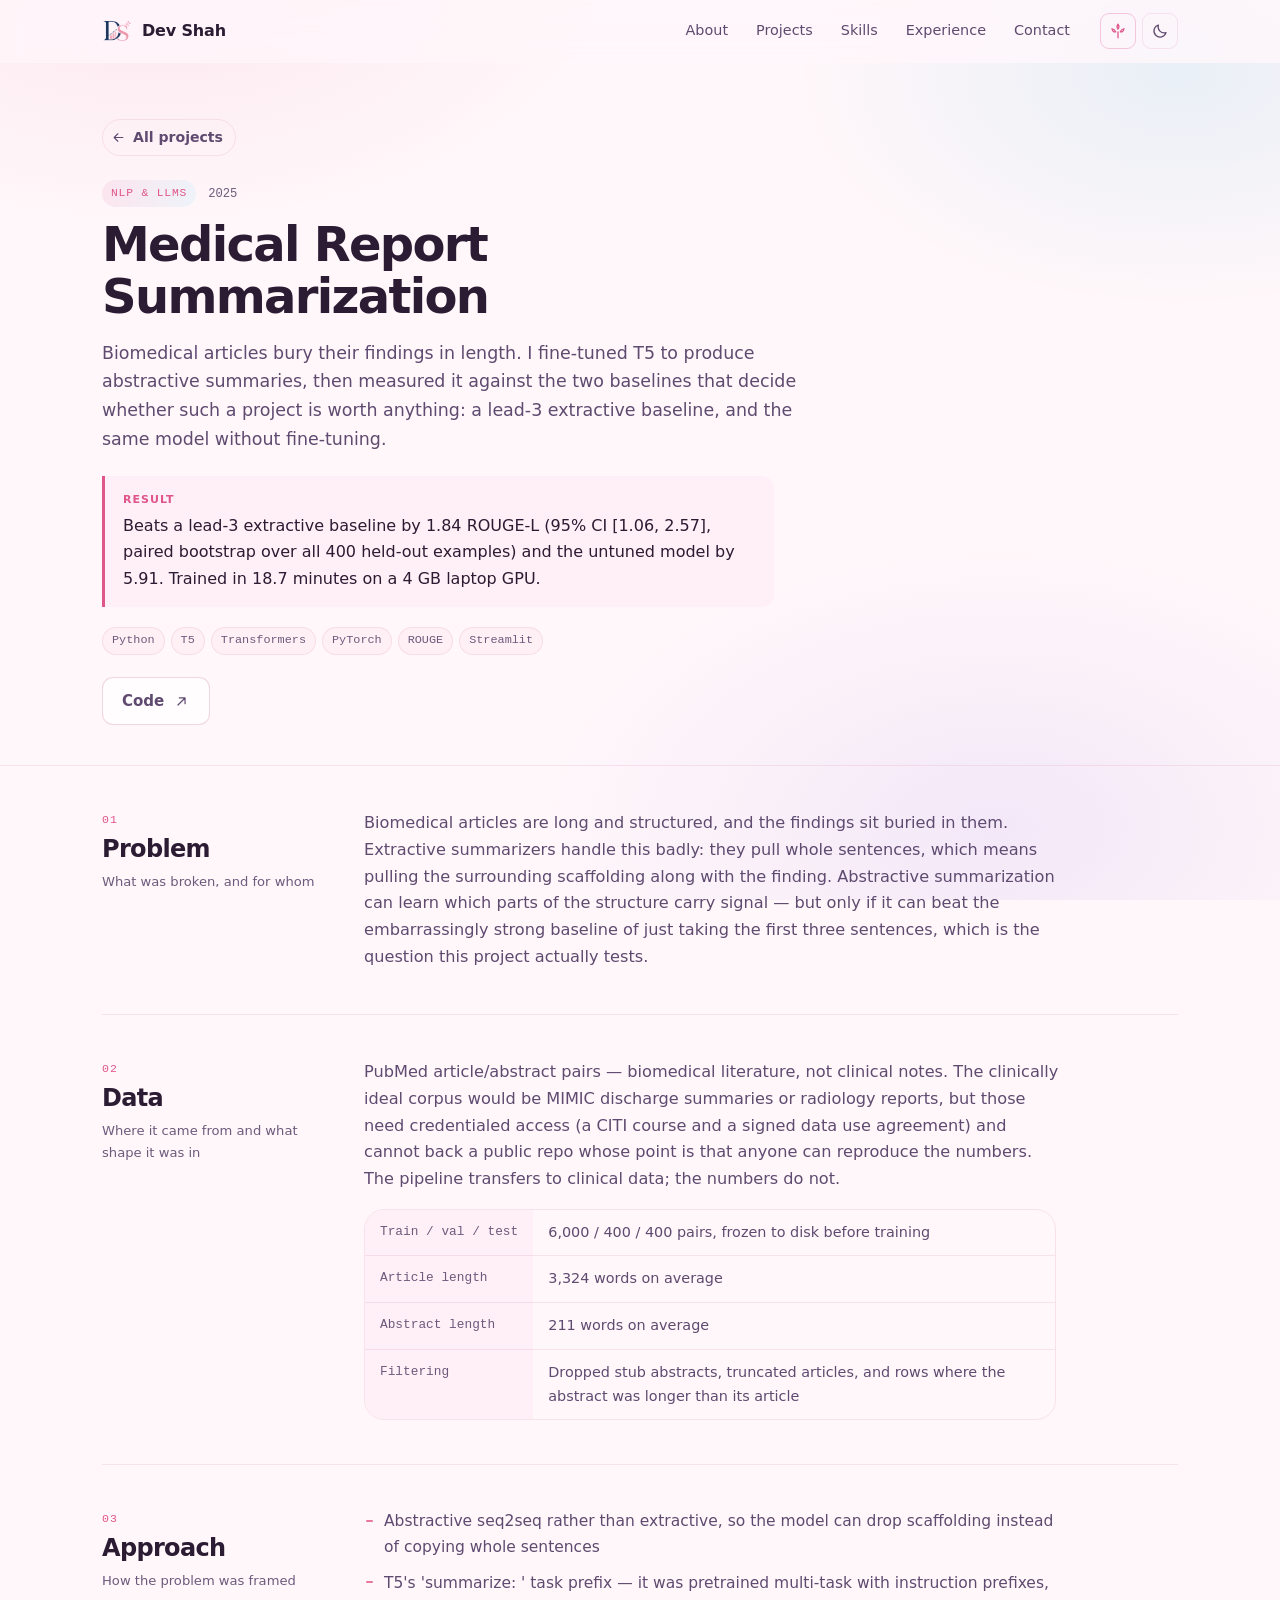
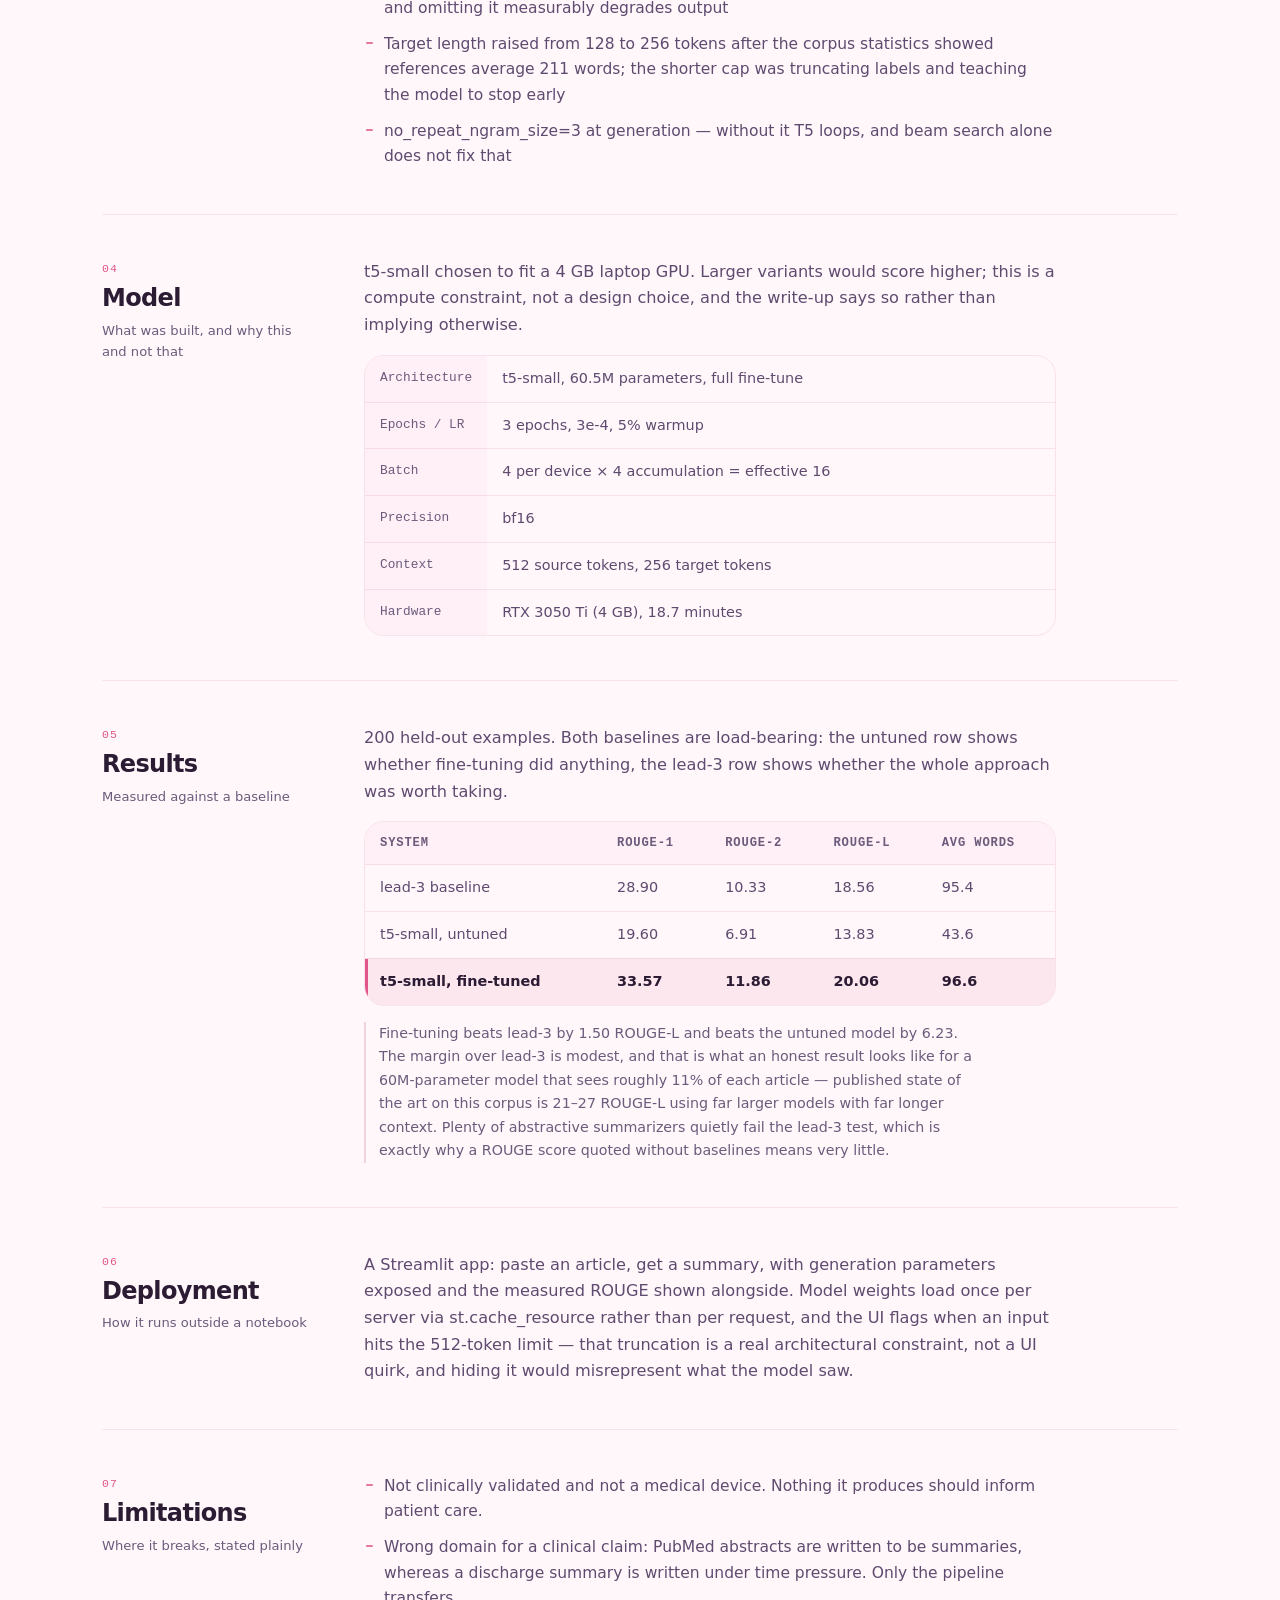
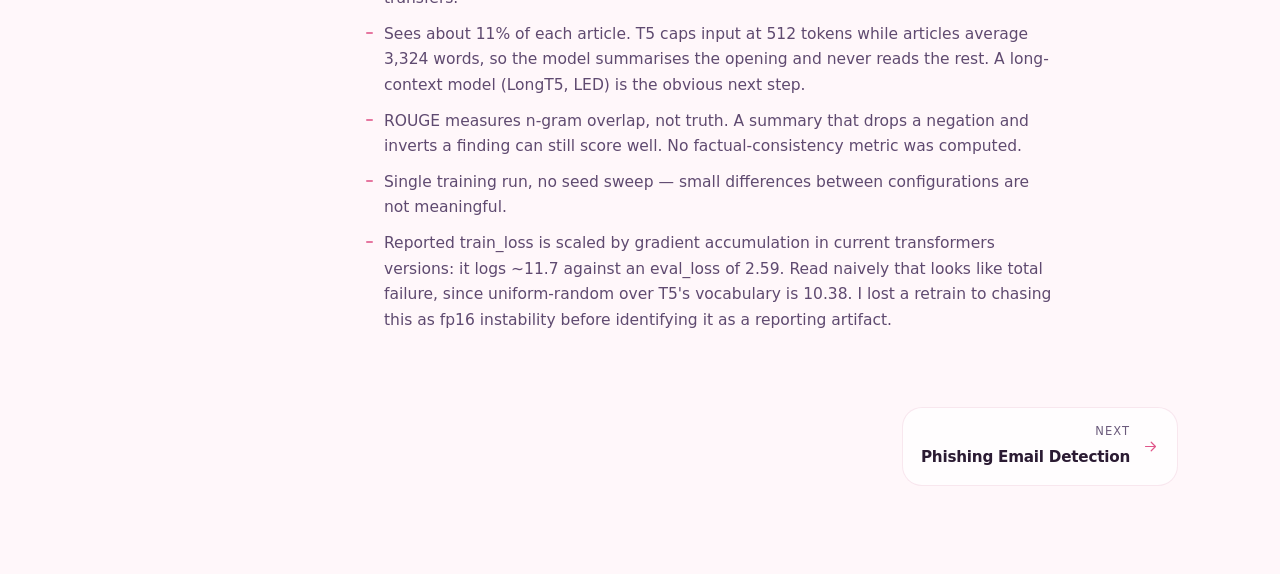
<file: projects/medical-report-summarization/index.html>
<!DOCTYPE html>
<html lang="en" data-theme="dark">
<head>
<meta charset="utf-8">
<meta name="viewport" content="width=device-width, initial-scale=1">
<title>Medical Report Summarization — Dev Shah</title>
<meta name="description" content="Fine-tuned T5 on 6,000 PubMed article/abstract pairs, beating a lead-3 baseline by 1.84 ROUGE-L (95% CI [1.06, 2.57]).">

<meta property="og:type" content="article">
<meta property="og:url" content="https://delvitron1019.github.io/projects/medical-report-summarization/">
<meta property="og:title" content="Medical Report Summarization — Dev Shah">
<meta property="og:description" content="Fine-tuned T5 on 6,000 PubMed article/abstract pairs, beating a lead-3 baseline by 1.84 ROUGE-L (95% CI [1.06, 2.57]).">
<meta property="og:image" content="https://delvitron1019.github.io/assets/og-image.jpg">
<meta name="twitter:card" content="summary_large_image">
<meta name="twitter:image" content="https://delvitron1019.github.io/assets/og-image.jpg">

<link rel="icon" href="../../assets/favicon.ico" sizes="any">
<link rel="icon" type="image/png" sizes="32x32" href="../../assets/favicon-32.png">
<link rel="apple-touch-icon" href="../../assets/apple-touch-icon.png">
<meta name="theme-color" content="#0b0a1a">

<link rel="stylesheet" href="../../css/styles.css">
<link rel="stylesheet" href="../../css/project.css">
<link rel="stylesheet" href="../../css/skin-anime.css">
</head>
<body>

<a class="skip-link" href="#pdMain">Skip to content</a>

<header class="site-header" id="siteHeader">
  <div class="wrap header-inner">
    <a class="brand" href="../../index.html">
      <img class="brand-mark" src="../../assets/mark.png" alt="" width="26" height="26">
      <span class="brand-text">Dev Shah</span>
    </a>

    <nav class="nav" id="nav" aria-label="Primary">
      <a href="../../index.html#about">About</a>
      <a href="../../index.html#projects">Projects</a>
      <a href="../../index.html#skills">Skills</a>
      <a href="../../index.html#experience">Experience</a>
      <a href="../../index.html#contact">Contact</a>
    </nav>

    <div class="header-actions">
      <button class="icon-btn" id="skinToggle" type="button" aria-label="Switch visual style">
        <svg class="i-skin-tech" viewBox="0 0 24 24" aria-hidden="true"><rect x="3" y="4" width="18" height="16" rx="2"/><path d="M3 9h18M8 4v16"/></svg>
        <svg class="i-skin-anime" viewBox="0 0 24 24" aria-hidden="true"><path d="M12 3c1.7 2.2 1.7 4.4 0 6.6C10.3 7.4 10.3 5.2 12 3z"/><path d="M20 9c-2.6.6-4.3 2-5 4.2 2.7.5 4.4-.9 5-4.2z"/><path d="M4 9c2.6.6 4.3 2 5 4.2-2.7.5-4.4-.9-5-4.2z"/><path d="M12 13.2V21"/></svg>
      </button>
      <button class="icon-btn" id="themeToggle" type="button" aria-label="Switch colour theme">
        <svg class="i-sun" viewBox="0 0 24 24" aria-hidden="true"><circle cx="12" cy="12" r="4.2"/><g class="rays"><path d="M12 2v3M12 19v3M2 12h3M19 12h3M4.9 4.9l2.1 2.1M17 17l2.1 2.1M19.1 4.9L17 7M7 17l-2.1 2.1"/></g></svg>
        <svg class="i-moon" viewBox="0 0 24 24" aria-hidden="true"><path d="M20 14.2A8.2 8.2 0 0 1 9.8 4a8.2 8.2 0 1 0 10.2 10.2z"/></svg>
      </button>
      <button class="icon-btn nav-toggle" id="navToggle" type="button" aria-label="Open menu" aria-expanded="false" aria-controls="nav">
        <svg viewBox="0 0 24 24" aria-hidden="true"><path d="M3 6h18M3 12h18M3 18h18"/></svg>
      </button>
    </div>
  </div>
  <div class="scroll-progress" id="scrollProgress" aria-hidden="true"></div>
</header>

<main id="pdMain">
  <section class="pd-hero"><div class="wrap" id="pdHero"></div></section>
  <div class="wrap"><div id="pdBody"></div></div>
  <div class="wrap"><nav class="pd-nav" id="pdNav" aria-label="Other projects"></nav></div>
</main>

<div class="toast" id="toast" role="status" aria-live="polite"></div>

<script>window.PROJECT_SLUG = "medical-report-summarization";</script>
<script src="../../js/data.js"></script>
<script src="../../js/common.js"></script>
<script src="../../js/project.js"></script>
</body>
</html>
</file>
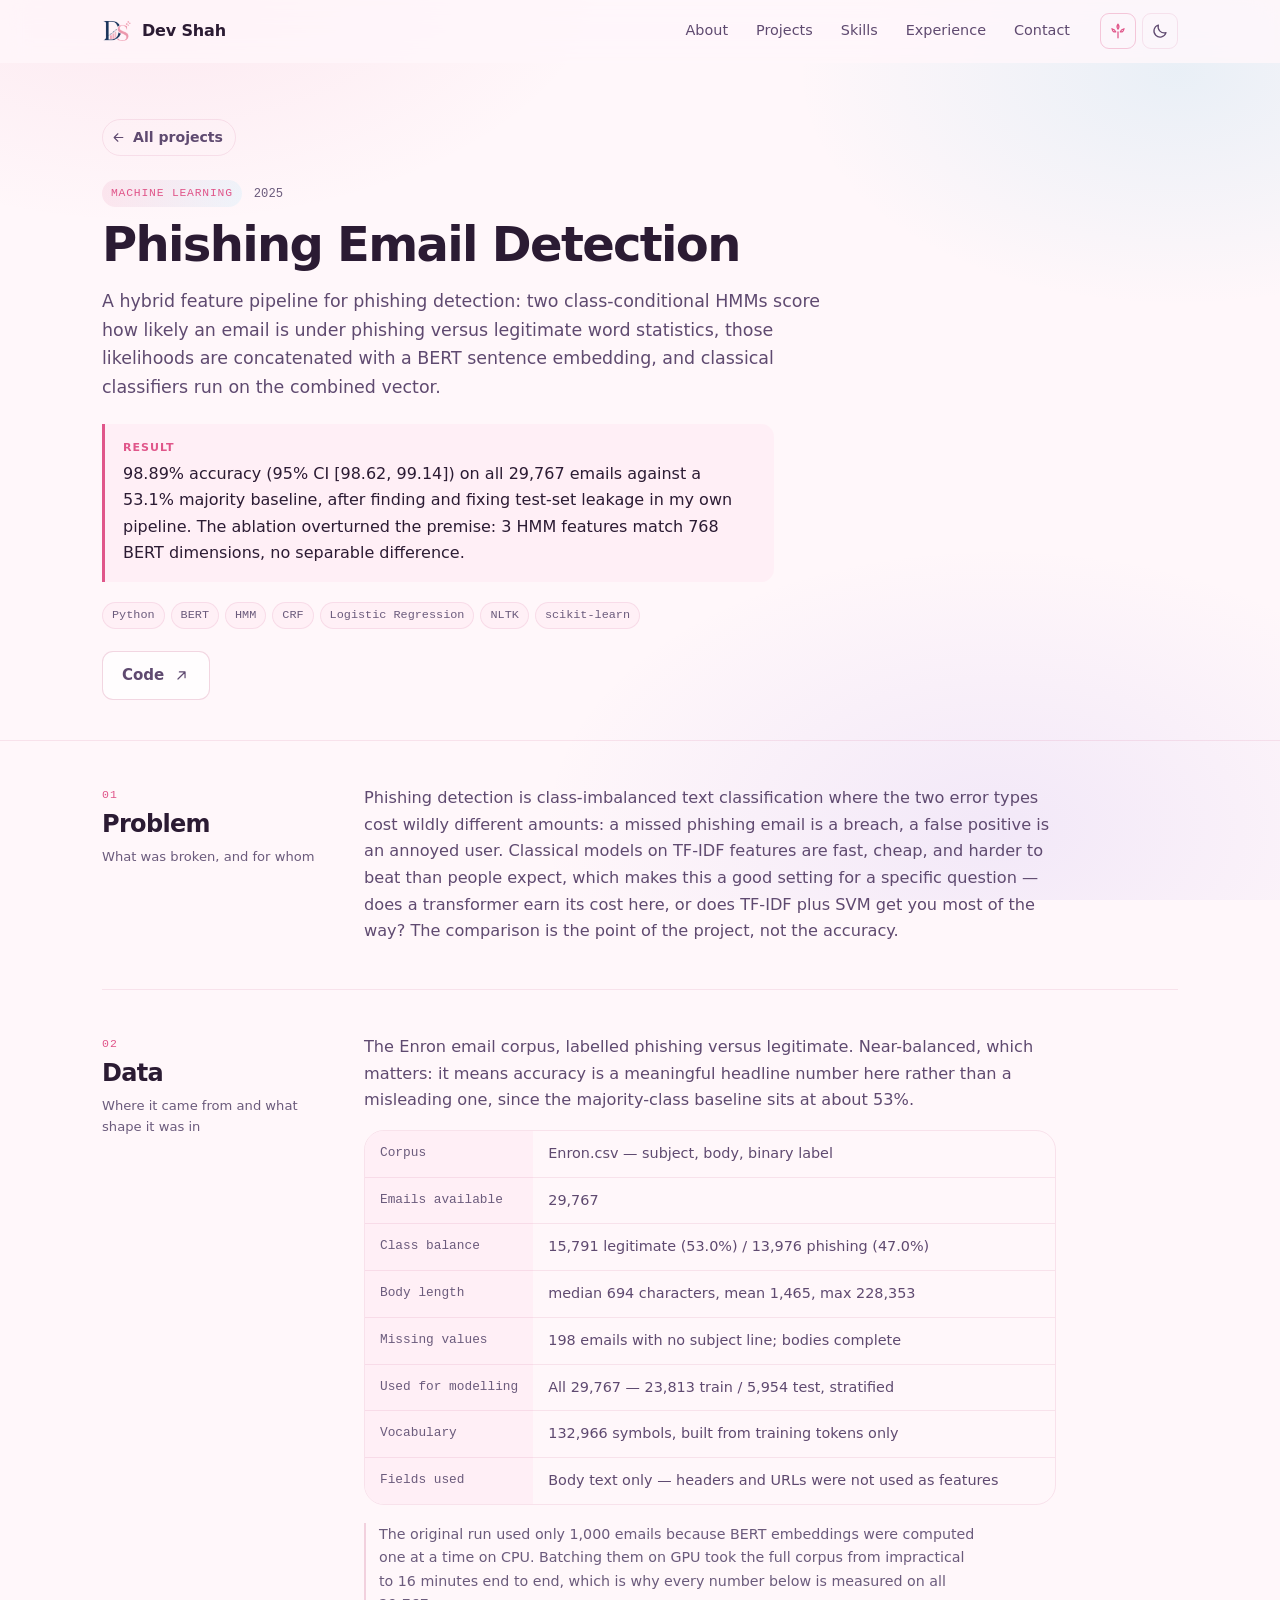
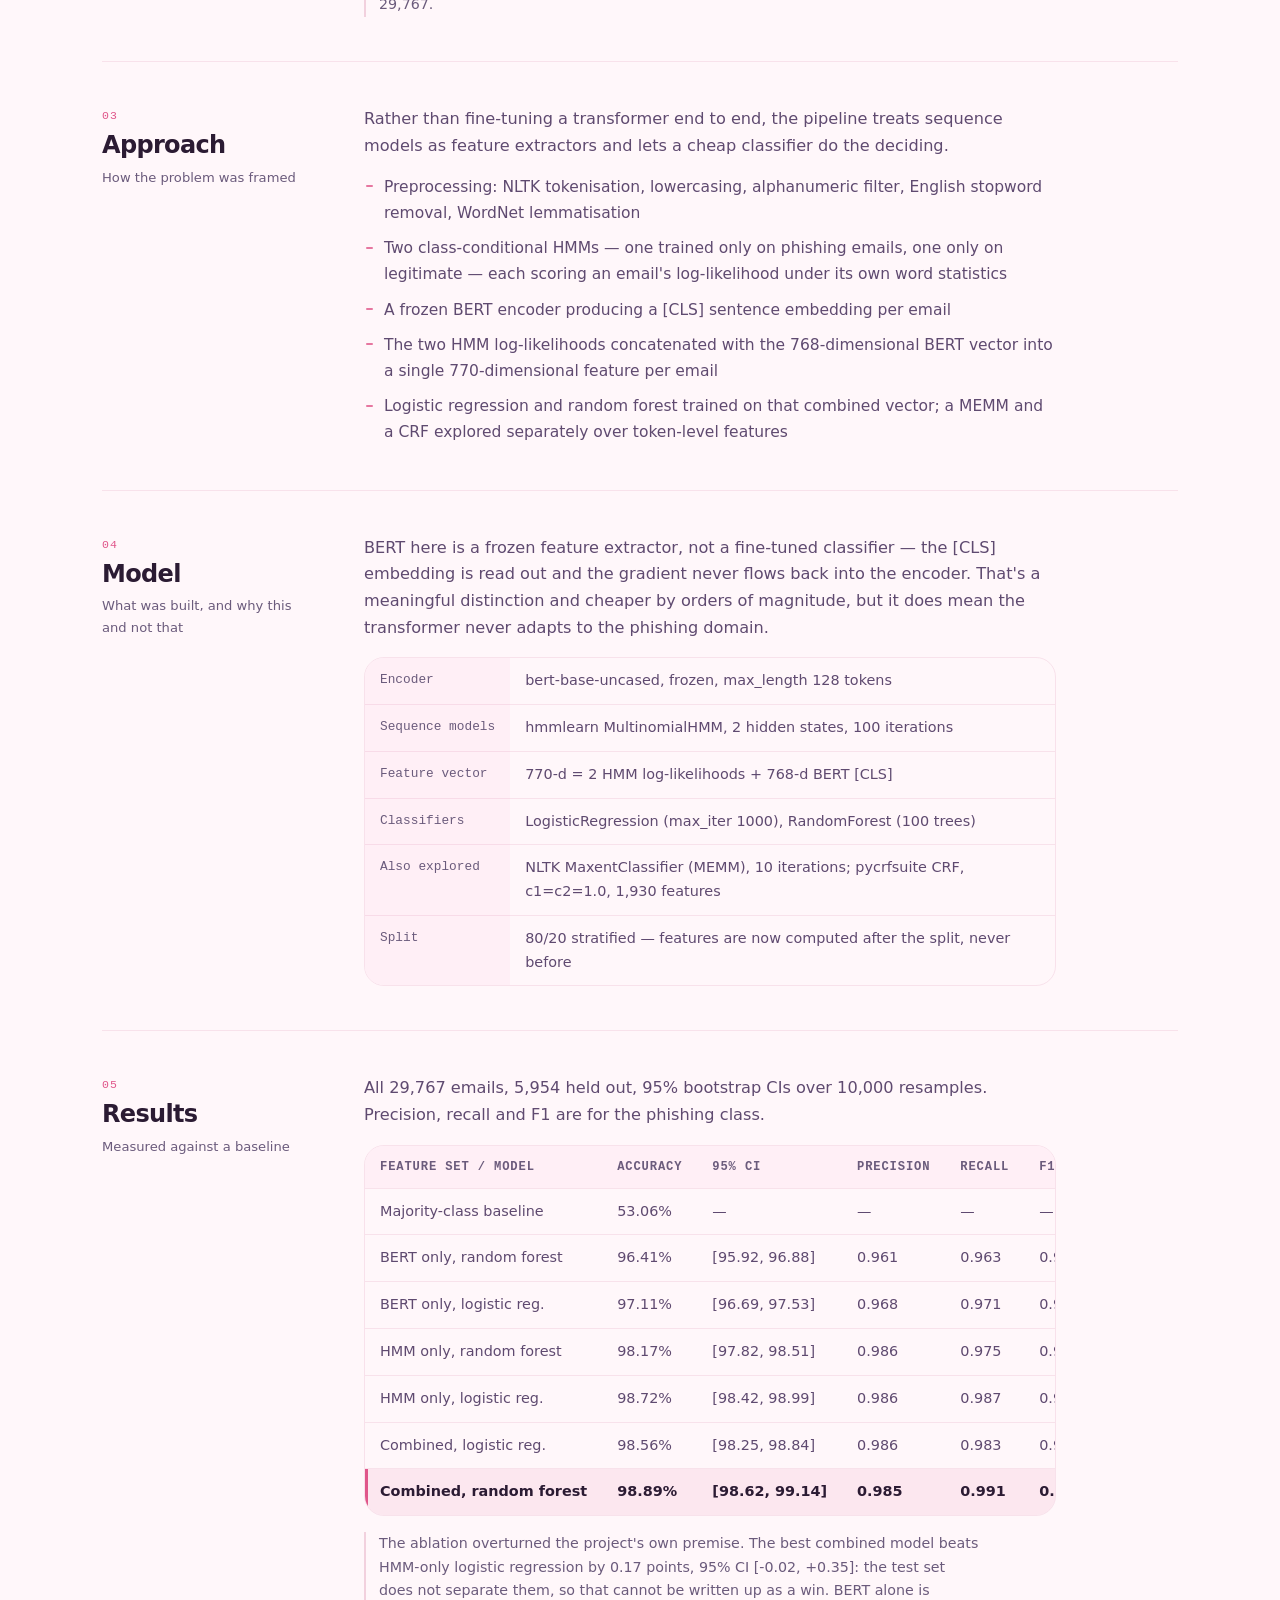
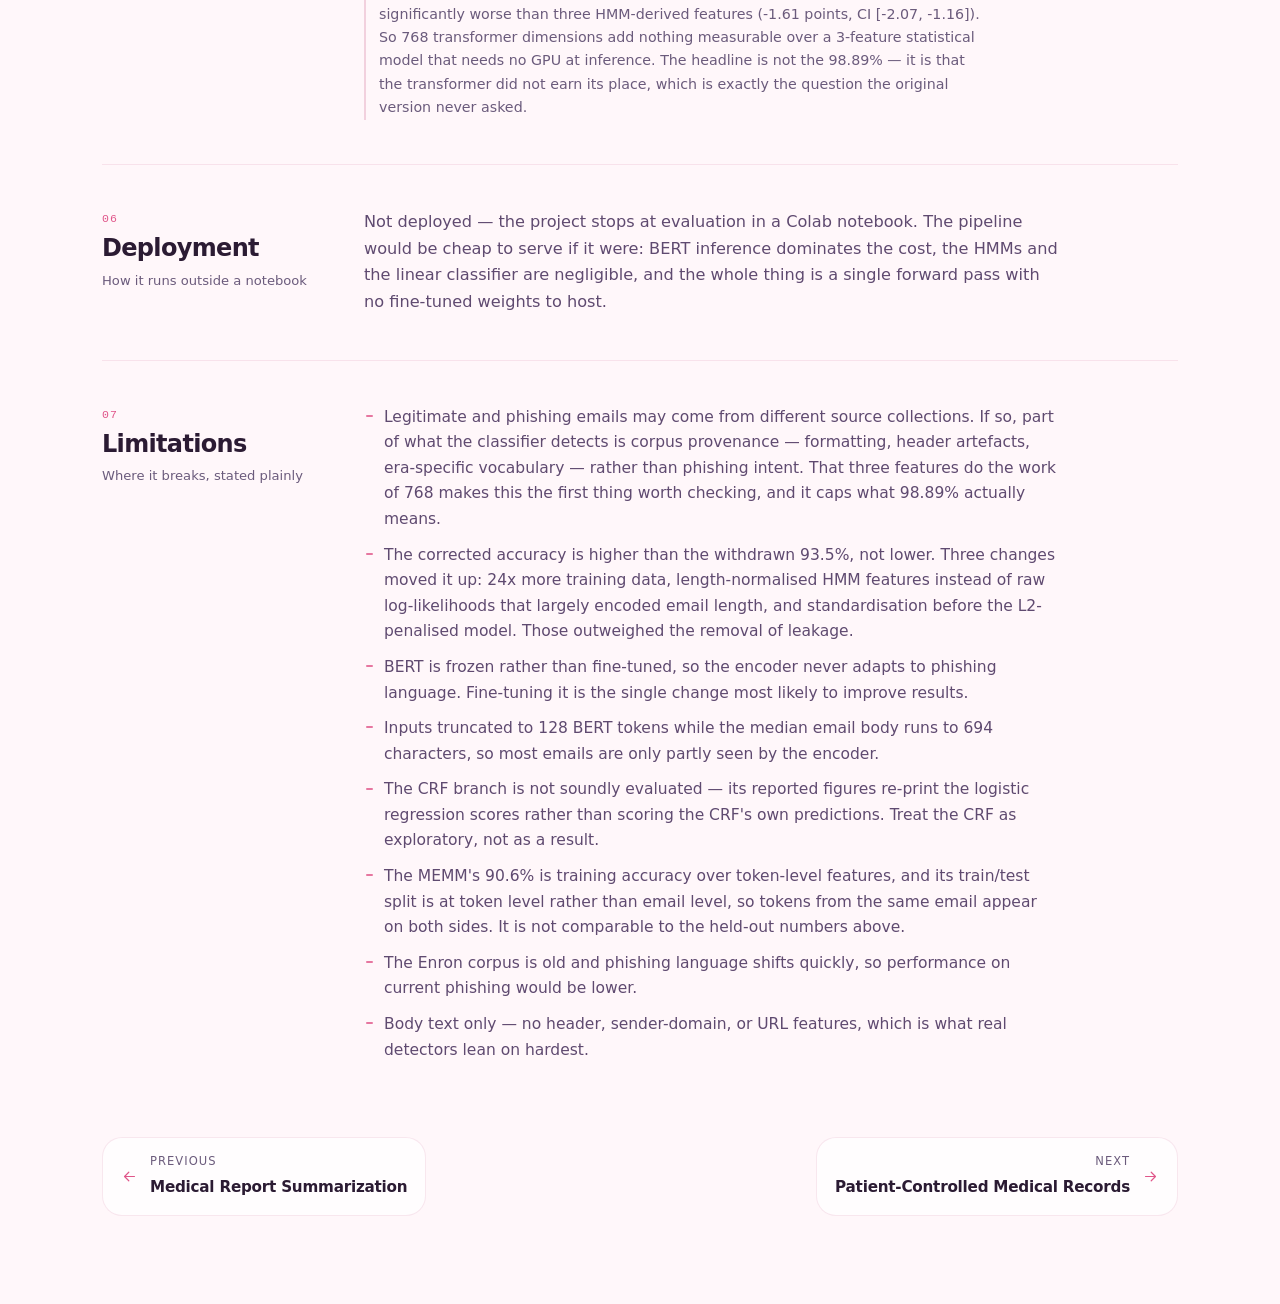
<file: projects/phishing-email-detection/index.html>
<!DOCTYPE html>
<html lang="en" data-theme="dark">
<head>
<meta charset="utf-8">
<meta name="viewport" content="width=device-width, initial-scale=1">
<title>Phishing Email Detection — Dev Shah</title>
<meta name="description" content="Three HMM features match 768 BERT dimensions at 98.89% accuracy on 29,767 emails, after fixing test-set leakage.">

<meta property="og:type" content="article">
<meta property="og:url" content="https://delvitron1019.github.io/projects/phishing-email-detection/">
<meta property="og:title" content="Phishing Email Detection — Dev Shah">
<meta property="og:description" content="Three HMM features match 768 BERT dimensions at 98.89% accuracy on 29,767 emails, after fixing test-set leakage.">
<meta property="og:image" content="https://delvitron1019.github.io/assets/og-image.jpg">
<meta name="twitter:card" content="summary_large_image">
<meta name="twitter:image" content="https://delvitron1019.github.io/assets/og-image.jpg">

<link rel="icon" href="../../assets/favicon.ico" sizes="any">
<link rel="icon" type="image/png" sizes="32x32" href="../../assets/favicon-32.png">
<link rel="apple-touch-icon" href="../../assets/apple-touch-icon.png">
<meta name="theme-color" content="#0b0a1a">

<link rel="stylesheet" href="../../css/styles.css">
<link rel="stylesheet" href="../../css/project.css">
<link rel="stylesheet" href="../../css/skin-anime.css">
</head>
<body>

<a class="skip-link" href="#pdMain">Skip to content</a>

<header class="site-header" id="siteHeader">
  <div class="wrap header-inner">
    <a class="brand" href="../../index.html">
      <img class="brand-mark" src="../../assets/mark.png" alt="" width="26" height="26">
      <span class="brand-text">Dev Shah</span>
    </a>

    <nav class="nav" id="nav" aria-label="Primary">
      <a href="../../index.html#about">About</a>
      <a href="../../index.html#projects">Projects</a>
      <a href="../../index.html#skills">Skills</a>
      <a href="../../index.html#experience">Experience</a>
      <a href="../../index.html#contact">Contact</a>
    </nav>

    <div class="header-actions">
      <button class="icon-btn" id="skinToggle" type="button" aria-label="Switch visual style">
        <svg class="i-skin-tech" viewBox="0 0 24 24" aria-hidden="true"><rect x="3" y="4" width="18" height="16" rx="2"/><path d="M3 9h18M8 4v16"/></svg>
        <svg class="i-skin-anime" viewBox="0 0 24 24" aria-hidden="true"><path d="M12 3c1.7 2.2 1.7 4.4 0 6.6C10.3 7.4 10.3 5.2 12 3z"/><path d="M20 9c-2.6.6-4.3 2-5 4.2 2.7.5 4.4-.9 5-4.2z"/><path d="M4 9c2.6.6 4.3 2 5 4.2-2.7.5-4.4-.9-5-4.2z"/><path d="M12 13.2V21"/></svg>
      </button>
      <button class="icon-btn" id="themeToggle" type="button" aria-label="Switch colour theme">
        <svg class="i-sun" viewBox="0 0 24 24" aria-hidden="true"><circle cx="12" cy="12" r="4.2"/><g class="rays"><path d="M12 2v3M12 19v3M2 12h3M19 12h3M4.9 4.9l2.1 2.1M17 17l2.1 2.1M19.1 4.9L17 7M7 17l-2.1 2.1"/></g></svg>
        <svg class="i-moon" viewBox="0 0 24 24" aria-hidden="true"><path d="M20 14.2A8.2 8.2 0 0 1 9.8 4a8.2 8.2 0 1 0 10.2 10.2z"/></svg>
      </button>
      <button class="icon-btn nav-toggle" id="navToggle" type="button" aria-label="Open menu" aria-expanded="false" aria-controls="nav">
        <svg viewBox="0 0 24 24" aria-hidden="true"><path d="M3 6h18M3 12h18M3 18h18"/></svg>
      </button>
    </div>
  </div>
  <div class="scroll-progress" id="scrollProgress" aria-hidden="true"></div>
</header>

<main id="pdMain">
  <section class="pd-hero"><div class="wrap" id="pdHero"></div></section>
  <div class="wrap"><div id="pdBody"></div></div>
  <div class="wrap"><nav class="pd-nav" id="pdNav" aria-label="Other projects"></nav></div>
</main>

<div class="toast" id="toast" role="status" aria-live="polite"></div>

<script>window.PROJECT_SLUG = "phishing-email-detection";</script>
<script src="../../js/data.js"></script>
<script src="../../js/common.js"></script>
<script src="../../js/project.js"></script>
</body>
</html>
</file>
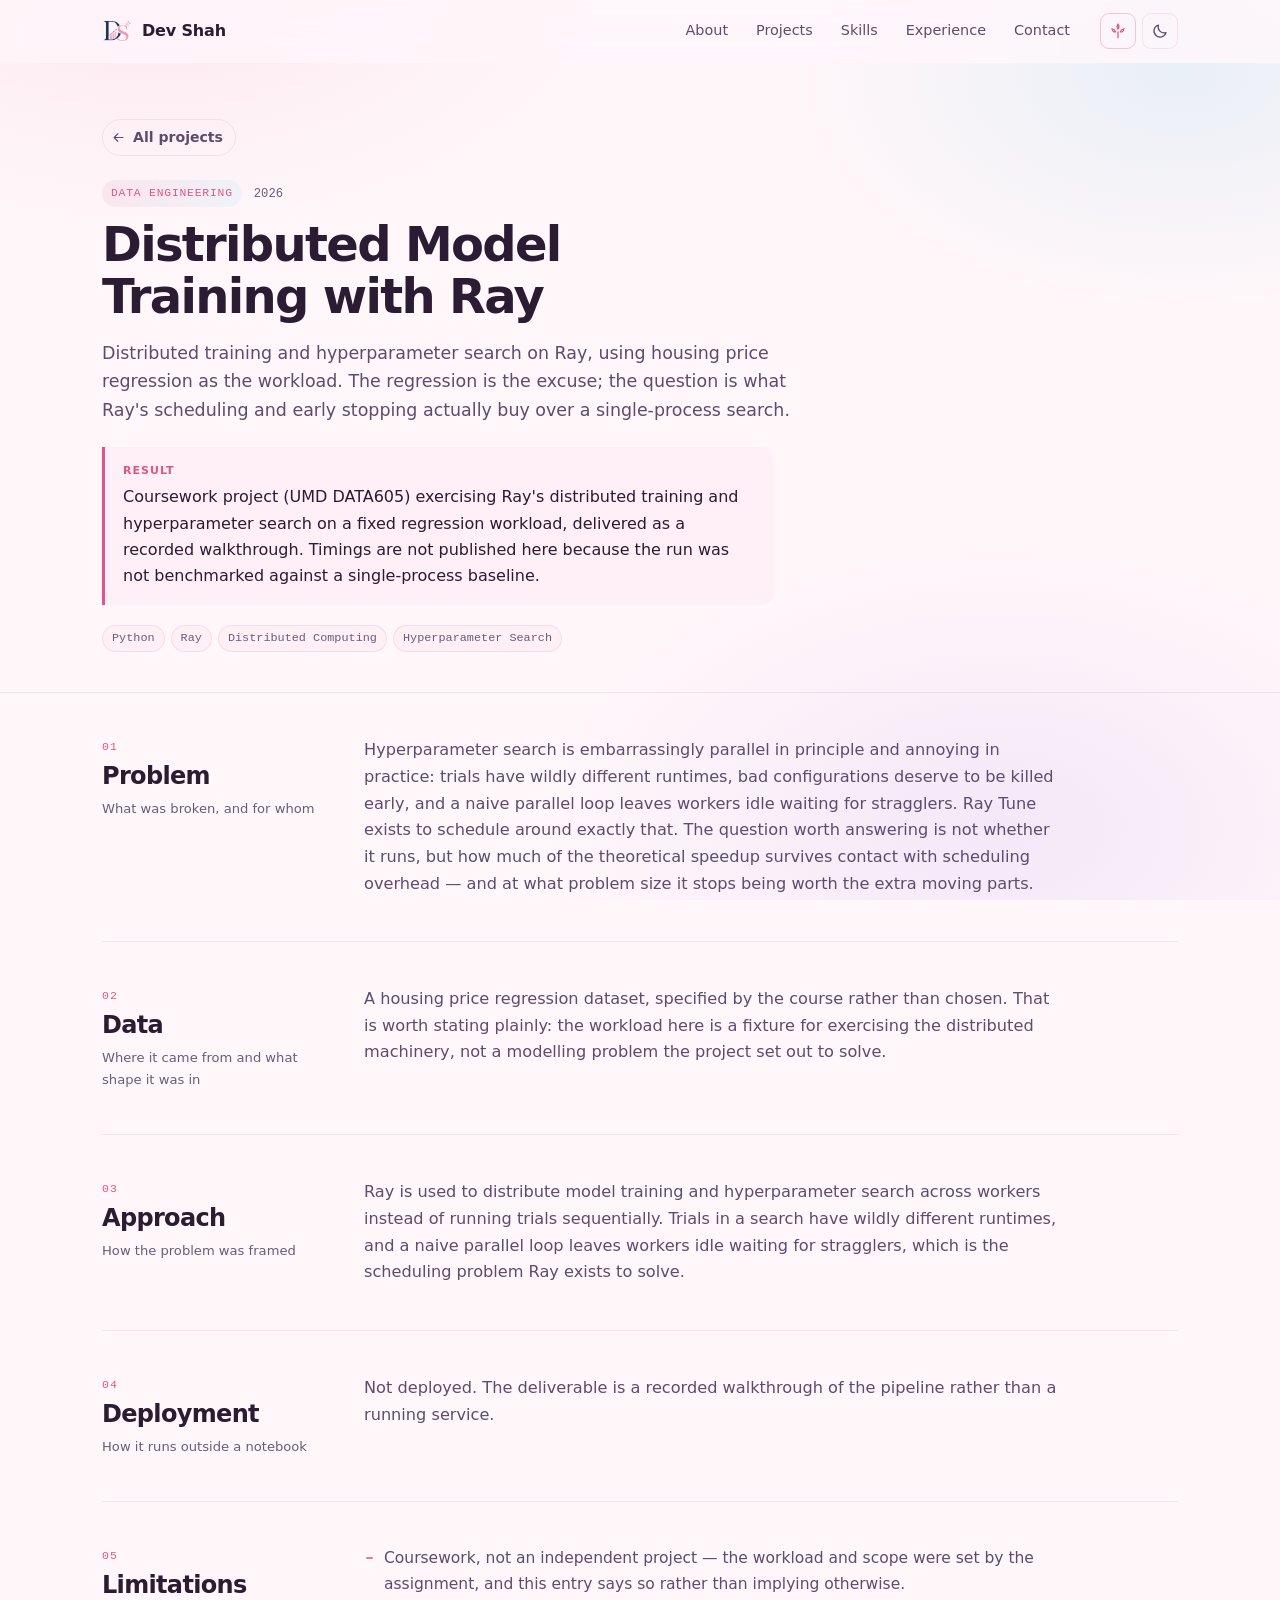
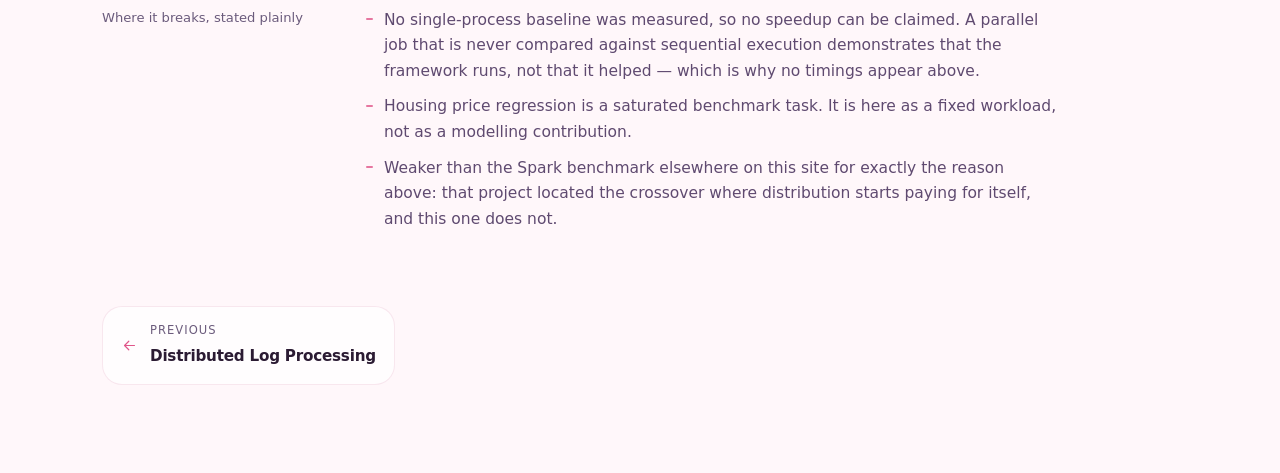
<file: projects/ray-housing-price-prediction/index.html>
<!DOCTYPE html>
<html lang="en" data-theme="dark">
<head>
<meta charset="utf-8">
<meta name="viewport" content="width=device-width, initial-scale=1">
<title>Distributed Model Training with Ray — Dev Shah</title>
<meta name="description" content="Distributed training and hyperparameter search on Ray, benchmarked against a single-process baseline.">

<meta property="og:type" content="article">
<meta property="og:url" content="https://delvitron1019.github.io/projects/ray-housing-price-prediction/">
<meta property="og:title" content="Distributed Model Training with Ray — Dev Shah">
<meta property="og:description" content="Distributed training and hyperparameter search on Ray, benchmarked against a single-process baseline.">
<meta property="og:image" content="https://delvitron1019.github.io/assets/og-image.jpg">
<meta name="twitter:card" content="summary_large_image">
<meta name="twitter:image" content="https://delvitron1019.github.io/assets/og-image.jpg">

<link rel="icon" href="../../assets/favicon.ico" sizes="any">
<link rel="icon" type="image/png" sizes="32x32" href="../../assets/favicon-32.png">
<link rel="apple-touch-icon" href="../../assets/apple-touch-icon.png">
<meta name="theme-color" content="#0b0a1a">

<link rel="stylesheet" href="../../css/styles.css">
<link rel="stylesheet" href="../../css/project.css">
<link rel="stylesheet" href="../../css/skin-anime.css">
</head>
<body>

<a class="skip-link" href="#pdMain">Skip to content</a>

<header class="site-header" id="siteHeader">
  <div class="wrap header-inner">
    <a class="brand" href="../../index.html">
      <img class="brand-mark" src="../../assets/mark.png" alt="" width="26" height="26">
      <span class="brand-text">Dev Shah</span>
    </a>

    <nav class="nav" id="nav" aria-label="Primary">
      <a href="../../index.html#about">About</a>
      <a href="../../index.html#projects">Projects</a>
      <a href="../../index.html#skills">Skills</a>
      <a href="../../index.html#experience">Experience</a>
      <a href="../../index.html#contact">Contact</a>
    </nav>

    <div class="header-actions">
      <button class="icon-btn" id="skinToggle" type="button" aria-label="Switch visual style">
        <svg class="i-skin-tech" viewBox="0 0 24 24" aria-hidden="true"><rect x="3" y="4" width="18" height="16" rx="2"/><path d="M3 9h18M8 4v16"/></svg>
        <svg class="i-skin-anime" viewBox="0 0 24 24" aria-hidden="true"><path d="M12 3c1.7 2.2 1.7 4.4 0 6.6C10.3 7.4 10.3 5.2 12 3z"/><path d="M20 9c-2.6.6-4.3 2-5 4.2 2.7.5 4.4-.9 5-4.2z"/><path d="M4 9c2.6.6 4.3 2 5 4.2-2.7.5-4.4-.9-5-4.2z"/><path d="M12 13.2V21"/></svg>
      </button>
      <button class="icon-btn" id="themeToggle" type="button" aria-label="Switch colour theme">
        <svg class="i-sun" viewBox="0 0 24 24" aria-hidden="true"><circle cx="12" cy="12" r="4.2"/><g class="rays"><path d="M12 2v3M12 19v3M2 12h3M19 12h3M4.9 4.9l2.1 2.1M17 17l2.1 2.1M19.1 4.9L17 7M7 17l-2.1 2.1"/></g></svg>
        <svg class="i-moon" viewBox="0 0 24 24" aria-hidden="true"><path d="M20 14.2A8.2 8.2 0 0 1 9.8 4a8.2 8.2 0 1 0 10.2 10.2z"/></svg>
      </button>
      <button class="icon-btn nav-toggle" id="navToggle" type="button" aria-label="Open menu" aria-expanded="false" aria-controls="nav">
        <svg viewBox="0 0 24 24" aria-hidden="true"><path d="M3 6h18M3 12h18M3 18h18"/></svg>
      </button>
    </div>
  </div>
  <div class="scroll-progress" id="scrollProgress" aria-hidden="true"></div>
</header>

<main id="pdMain">
  <section class="pd-hero"><div class="wrap" id="pdHero"></div></section>
  <div class="wrap"><div id="pdBody"></div></div>
  <div class="wrap"><nav class="pd-nav" id="pdNav" aria-label="Other projects"></nav></div>
</main>

<div class="toast" id="toast" role="status" aria-live="polite"></div>

<script>window.PROJECT_SLUG = "ray-housing-price-prediction";</script>
<script src="../../js/data.js"></script>
<script src="../../js/common.js"></script>
<script src="../../js/project.js"></script>
</body>
</html>
</file>
<file: css/styles.css>
/* ============================================================================
   styles.css — portfolio
   Dark by default, light on toggle. Colours live as custom properties at the
   top; change --accent and the whole site follows.
   ========================================================================== */

/* ── Tokens ─────────────────────────────────────────────────────────────── */
:root {
  --bg:          #0b0f14;
  --bg-elev:     #10161d;
  --surface:     #131b24;
  --surface-2:   #182231;
  --border:      #23303e;
  --border-soft: #1a242f;

  --text:        #e8eef5;
  --text-dim:    #a7b6c5;
  --text-mute:   #718596;

  --accent:      #2dd4bf;
  --accent-dim:  #14b8a6;
  --accent-ink:  #04211d;
  --accent-wash: rgba(45, 212, 191, 0.10);
  --accent-line: rgba(45, 212, 191, 0.30);

  --warn-wash:   rgba(250, 204, 21, 0.13);
  --warn-line:   rgba(250, 204, 21, 0.45);
  --warn-text:   #fde68a;

  --shadow-sm: 0 1px 2px rgba(0,0,0,.30);
  --shadow-md: 0 10px 30px -12px rgba(0,0,0,.65);
  --shadow-lg: 0 24px 60px -20px rgba(0,0,0,.75);

  --radius:    14px;
  --radius-sm: 9px;
  --radius-lg: 22px;

  --wrap: 1120px;
  --header-h: 62px;

  --font: ui-sans-serif, system-ui, -apple-system, "Segoe UI", Roboto,
          "Helvetica Neue", Arial, sans-serif;
  --mono: ui-monospace, SFMono-Regular, "SF Mono", Menlo, Consolas,
          "Liberation Mono", monospace;

  --ease: cubic-bezier(.22,.61,.36,1);
}

:root[data-theme="light"] {
  --bg:          #fbfcfd;
  --bg-elev:     #ffffff;
  --surface:     #ffffff;
  --surface-2:   #f3f6f9;
  --border:      #dde5ec;
  --border-soft: #e9eef3;

  --text:        #0d1720;
  --text-dim:    #40525f;
  --text-mute:   #59697a;   /* darkened to clear AA on tags and meta text */

  --accent:      #0d9488;
  --accent-dim:  #0f766e;
  --accent-ink:  #ffffff;
  --accent-wash: rgba(13, 148, 136, 0.09);
  --accent-line: rgba(13, 148, 136, 0.28);

  --warn-wash:   rgba(202, 138, 4, 0.12);
  --warn-line:   rgba(202, 138, 4, 0.40);
  --warn-text:   #854d0e;

  --shadow-sm: 0 1px 2px rgba(15,32,48,.06);
  --shadow-md: 0 10px 28px -14px rgba(15,32,48,.22);
  --shadow-lg: 0 24px 56px -24px rgba(15,32,48,.28);
}

/* ── Reset ──────────────────────────────────────────────────────────────── */
*, *::before, *::after { box-sizing: border-box; }
* { margin: 0; }

html {
  scroll-behavior: smooth;
  scroll-padding-top: calc(var(--header-h) + 18px);
  -webkit-text-size-adjust: 100%;
}

body {
  font-family: var(--font);
  background: var(--bg);
  color: var(--text);
  line-height: 1.65;
  -webkit-font-smoothing: antialiased;
  overflow-x: hidden;
}

img, svg { display: block; max-width: 100%; }
a { color: inherit; text-decoration: none; }
ul, ol { list-style: none; padding: 0; }
button { font: inherit; color: inherit; background: none; border: 0; cursor: pointer; }

svg { fill: none; stroke: currentColor; stroke-width: 1.7; stroke-linecap: round; stroke-linejoin: round; }

/* Brand marks are solid single paths, not stroked outlines. */
svg.icon-brand { fill: currentColor; stroke: none; }

:focus-visible {
  outline: 2px solid var(--accent);
  outline-offset: 3px;
  border-radius: 4px;
}

@media (prefers-reduced-motion: reduce) {
  html { scroll-behavior: auto; }
  *, *::before, *::after {
    animation-duration: .001ms !important;
    transition-duration: .001ms !important;
  }
}

.wrap {
  width: 100%;
  max-width: var(--wrap);
  margin-inline: auto;
  padding-inline: 22px;
}

.skip-link {
  position: absolute;
  left: -9999px;
  top: 8px;
  z-index: 200;
  padding: 10px 16px;
  border-radius: var(--radius-sm);
  background: var(--accent);
  color: var(--accent-ink);
  font-weight: 600;
}
.skip-link:focus { left: 12px; }

/* ── Header ─────────────────────────────────────────────────────────────── */
.site-header {
  position: sticky;
  top: 0;
  z-index: 100;
  background: color-mix(in srgb, var(--bg) 82%, transparent);
  backdrop-filter: saturate(180%) blur(14px);
  -webkit-backdrop-filter: saturate(180%) blur(14px);
  border-bottom: 1px solid transparent;
  transition: border-color .25s var(--ease), background .25s var(--ease);
}
.site-header.is-stuck { border-bottom-color: var(--border-soft); }

.header-inner {
  height: var(--header-h);
  display: flex;
  align-items: center;
  gap: 18px;
}

.brand {
  display: inline-flex;
  align-items: center;
  gap: 10px;
  font-weight: 650;
  letter-spacing: -.01em;
  margin-right: auto;
  white-space: nowrap;
}
/* The mark is a transparent PNG, so no radius or plate — a rounded corner on
   a transparent image just clips empty pixels, and a glow would draw a square
   halo around nothing. */
.brand-mark {
  width: 30px; height: 30px;
  flex: none;
  object-fit: contain;
}

.nav { display: flex; gap: 4px; }
.nav a {
  position: relative;
  padding: 7px 12px;
  border-radius: 8px;
  font-size: .9rem;
  color: var(--text-dim);
  transition: color .18s var(--ease), background .18s var(--ease);
}
.nav a:hover { color: var(--text); background: var(--surface-2); }
.nav a.is-active { color: var(--accent); }
.nav a.is-active::after {
  content: "";
  position: absolute;
  left: 12px; right: 12px; bottom: 2px;
  height: 2px;
  border-radius: 2px;
  background: var(--accent);
}

.header-actions { display: flex; gap: 6px; align-items: center; }

.icon-btn {
  width: 36px; height: 36px;
  display: grid; place-items: center;
  border-radius: 9px;
  border: 1px solid var(--border-soft);
  color: var(--text-dim);
  transition: color .18s var(--ease), border-color .18s var(--ease), background .18s var(--ease);
}
.icon-btn:hover { color: var(--text); border-color: var(--border); background: var(--surface-2); }
.icon-btn svg { width: 18px; height: 18px; }

#themeToggle .i-moon { display: none; }
:root[data-theme="light"] #themeToggle .i-sun  { display: none; }
:root[data-theme="light"] #themeToggle .i-moon { display: block; }

.nav-toggle { display: none; }

.scroll-progress {
  position: absolute;
  left: 0; bottom: -1px;
  height: 2px;
  width: 0;
  background: linear-gradient(90deg, var(--accent-dim), var(--accent));
  transition: width .08s linear;
}

/* ── Hero ───────────────────────────────────────────────────────────────── */
.hero {
  position: relative;
  padding: clamp(64px, 12vw, 132px) 0 clamp(56px, 9vw, 104px);
  overflow: hidden;
}
.hero-grid {
  position: absolute;
  inset: -40% -10% auto -10%;
  height: 150%;
  background-image:
    linear-gradient(var(--border-soft) 1px, transparent 1px),
    linear-gradient(90deg, var(--border-soft) 1px, transparent 1px);
  background-size: 58px 58px;
  mask-image: radial-gradient(ellipse 70% 55% at 28% 22%, #000 0%, transparent 72%);
  -webkit-mask-image: radial-gradient(ellipse 70% 55% at 28% 22%, #000 0%, transparent 72%);
  opacity: .75;
  pointer-events: none;
}
.hero-inner { position: relative; }

.eyebrow {
  display: inline-flex;
  align-items: center;
  gap: 9px;
  padding: 6px 13px 6px 10px;
  border: 1px solid var(--accent-line);
  background: var(--accent-wash);
  color: var(--accent);
  border-radius: 999px;
  font-size: .8rem;
  font-weight: 550;
  letter-spacing: .01em;
}
.pulse {
  width: 7px; height: 7px;
  border-radius: 50%;
  background: var(--accent);
  box-shadow: 0 0 0 0 var(--accent-line);
  animation: pulse 2.4s infinite;
}
@keyframes pulse {
  0%   { box-shadow: 0 0 0 0 var(--accent-line); }
  70%  { box-shadow: 0 0 0 9px rgba(0,0,0,0); }
  100% { box-shadow: 0 0 0 0 rgba(0,0,0,0); }
}

.hero-title {
  margin-top: 22px;
  font-size: clamp(2.5rem, 7.5vw, 4.4rem);
  line-height: 1.02;
  letter-spacing: -.035em;
  font-weight: 700;
}

.hero-role {
  margin-top: 14px;
  font-family: var(--mono);
  font-size: clamp(.95rem, 2vw, 1.1rem);
  color: var(--accent);
  letter-spacing: -.01em;
}

.hero-blurb {
  margin-top: 22px;
  max-width: 60ch;
  font-size: clamp(1rem, 1.6vw, 1.11rem);
  color: var(--text-dim);
}

.hero-cta {
  margin-top: 32px;
  display: flex;
  flex-wrap: wrap;
  gap: 12px;
}

.btn {
  display: inline-flex;
  align-items: center;
  gap: 9px;
  padding: 11px 19px;
  border-radius: 11px;
  font-size: .94rem;
  font-weight: 580;
  border: 1px solid transparent;
  transition: transform .16s var(--ease), background .18s var(--ease),
              border-color .18s var(--ease), box-shadow .18s var(--ease);
}
.btn svg { width: 17px; height: 17px; }
.btn:active { transform: translateY(1px); }

.btn-primary {
  background: var(--accent);
  color: var(--accent-ink);
  box-shadow: 0 6px 20px -8px var(--accent);
}
.btn-primary:hover { background: var(--accent-dim); }

.btn-ghost {
  border-color: var(--border);
  color: var(--text-dim);
  background: var(--surface);
}
.btn-ghost:hover { color: var(--text); border-color: var(--accent-line); background: var(--surface-2); }

.hero-links {
  margin-top: 26px;
  display: flex;
  flex-wrap: wrap;
  gap: 8px;
}
.hero-links a {
  display: inline-flex;
  align-items: center;
  gap: 8px;
  padding: 7px 13px;
  border-radius: 999px;
  border: 1px solid var(--border-soft);
  font-size: .86rem;
  color: var(--text-dim);
  transition: color .18s var(--ease), border-color .18s var(--ease), background .18s var(--ease);
}
.hero-links a:hover { color: var(--text); border-color: var(--accent-line); background: var(--surface); }
.hero-links svg { width: 15px; height: 15px; }

.hero-stats {
  margin-top: 44px;
  display: flex;
  flex-wrap: wrap;
  gap: 14px 44px;
  padding-top: 26px;
  border-top: 1px solid var(--border-soft);
}
.hero-stats > div { min-width: 96px; }
.hero-stats dt {
  font-size: clamp(1.5rem, 3vw, 1.85rem);
  font-weight: 680;
  letter-spacing: -.03em;
  line-height: 1.1;
}
.hero-stats dd {
  margin: 3px 0 0;
  font-size: .82rem;
  color: var(--text-mute);
  text-transform: uppercase;
  letter-spacing: .07em;
}

/* ── Section scaffolding ────────────────────────────────────────────────── */
.section { padding: clamp(56px, 9vw, 100px) 0; }
.section + .section { border-top: 1px solid var(--border-soft); }

.section-title {
  font-size: clamp(1.85rem, 4.2vw, 2.65rem);
  line-height: 1.14;
  letter-spacing: -.032em;
  font-weight: 680;
}

.section-lede {
  margin-top: 12px;
  max-width: 62ch;
  color: var(--text-dim);
}

/* ── About ──────────────────────────────────────────────────────────────── */
.about-grid {
  margin-top: 34px;
  display: grid;
  grid-template-columns: minmax(0, 1.5fr) minmax(0, 1fr);
  gap: 40px;
}
.about-copy p + p { margin-top: 16px; }
.about-copy p { color: var(--text-dim); font-size: 1.03rem; max-width: 62ch; }

.about-side {
  align-self: start;
  display: grid;
  gap: 14px;
}
.side-card {
  padding: 22px;
  border: 1px solid var(--border-soft);
  border-radius: var(--radius);
  background: var(--surface);
}
.side-title {
  font-size: .78rem;
  text-transform: uppercase;
  letter-spacing: .09em;
  color: var(--text-mute);
  font-weight: 600;
}
.focus-list { margin-top: 15px; display: grid; gap: 11px; }
.focus-list li {
  position: relative;
  padding-left: 22px;
  font-size: .93rem;
  color: var(--text-dim);
}
.focus-list li::before {
  content: "";
  position: absolute;
  left: 2px; top: .62em;
  width: 7px; height: 7px;
  border-radius: 2px;
  background: var(--accent);
  opacity: .85;
}

/* ── Filters ────────────────────────────────────────────────────────────── */
.filters {
  margin-top: 26px;
  display: flex;
  flex-wrap: wrap;
  gap: 8px;
}
.filter-btn {
  padding: 7px 15px;
  border-radius: 999px;
  border: 1px solid var(--border-soft);
  font-size: .87rem;
  font-weight: 520;
  color: var(--text-dim);
  transition: all .18s var(--ease);
}
.filter-btn:hover { color: var(--text); border-color: var(--border); }
.filter-btn.is-active {
  background: var(--accent);
  border-color: var(--accent);
  color: var(--accent-ink);
}
.filter-btn .count {
  font-family: var(--mono);
  font-size: .74rem;
  opacity: .65;
  margin-left: 5px;
}

/* ── Projects ───────────────────────────────────────────────────────────── */
.project-grid {
  margin-top: 26px;
  display: grid;
  grid-template-columns: repeat(auto-fill, minmax(315px, 1fr));
  gap: 18px;
}

.project-card {
  display: flex;
  flex-direction: column;
  padding: 22px;
  border: 1px solid var(--border-soft);
  border-radius: var(--radius);
  background: var(--surface);
  transition: transform .22s var(--ease), border-color .22s var(--ease),
              box-shadow .22s var(--ease);
  animation: rise .34s var(--ease) both;
}
.project-card:hover {
  transform: translateY(-3px);
  border-color: var(--accent-line);
  box-shadow: var(--shadow-md);
}
.project-card.is-featured {
  grid-column: span 2;
  background:
    radial-gradient(120% 140% at 100% 0%, var(--accent-wash) 0%, transparent 58%),
    var(--surface);
}
@keyframes rise {
  from { opacity: 0; transform: translateY(10px); }
  to   { opacity: 1; transform: none; }
}

.pc-top {
  display: flex;
  align-items: center;
  justify-content: space-between;
  gap: 12px;
  margin-bottom: 12px;
}
.pc-cat {
  font-family: var(--mono);
  font-size: .71rem;
  letter-spacing: .07em;
  text-transform: uppercase;
  color: var(--accent);
  padding: 4px 9px;
  border-radius: 6px;
  background: var(--accent-wash);
}
.pc-period {
  font-family: var(--mono);
  font-size: .76rem;
  color: var(--text-mute);
}

.pc-title {
  font-size: 1.14rem;
  font-weight: 620;
  letter-spacing: -.02em;
  line-height: 1.3;
}
.project-card.is-featured .pc-title { font-size: 1.32rem; }

.pc-blurb {
  margin-top: 10px;
  font-size: .94rem;
  color: var(--text-dim);
}

.pc-impact {
  margin-top: 14px;
  padding: 11px 13px;
  border-left: 2px solid var(--accent);
  border-radius: 0 var(--radius-sm) var(--radius-sm) 0;
  background: var(--surface-2);
  font-size: .89rem;
  color: var(--text-dim);
}
.pc-impact strong {
  display: block;
  font-size: .69rem;
  text-transform: uppercase;
  letter-spacing: .09em;
  color: var(--accent);
  margin-bottom: 3px;
  font-weight: 650;
}

.tag-row {
  margin-top: 16px;
  display: flex;
  flex-wrap: wrap;
  gap: 6px;
}
.tag {
  font-family: var(--mono);
  font-size: .74rem;
  padding: 3px 9px;
  border-radius: 6px;
  border: 1px solid var(--border-soft);
  color: var(--text-mute);
  background: var(--bg-elev);
}

.pc-links {
  margin-top: auto;
  padding-top: 16px;
  display: flex;
  flex-wrap: wrap;
  gap: 14px;
}
.pc-links a {
  display: inline-flex;
  align-items: center;
  gap: 6px;
  font-size: .87rem;
  font-weight: 550;
  color: var(--accent);
}
.pc-links a svg { width: 14px; height: 14px; }
.pc-links a:hover { text-decoration: underline; text-underline-offset: 3px; }

.empty-state {
  margin-top: 30px;
  padding: 34px;
  text-align: center;
  color: var(--text-mute);
  border: 1px dashed var(--border);
  border-radius: var(--radius);
}

/* ── Skills ─────────────────────────────────────────────────────────────── */
.skill-grid {
  margin-top: 30px;
  display: grid;
  grid-template-columns: repeat(auto-fill, minmax(268px, 1fr));
  gap: 16px;
}
.skill-card {
  padding: 20px;
  border: 1px solid var(--border-soft);
  border-radius: var(--radius);
  background: var(--surface);
  transition: border-color .2s var(--ease);
}
.skill-card:hover { border-color: var(--border); }
.skill-card h3 {
  font-size: .79rem;
  text-transform: uppercase;
  letter-spacing: .09em;
  color: var(--accent);
  font-weight: 640;
}
.skill-card ul {
  margin-top: 13px;
  display: flex;
  flex-wrap: wrap;
  gap: 6px;
}
.skill-card li {
  font-size: .83rem;
  padding: 4px 10px;
  border-radius: 7px;
  background: var(--surface-2);
  color: var(--text-dim);
  border: 1px solid transparent;
  transition: border-color .18s var(--ease), color .18s var(--ease);
}
.skill-card li:hover { border-color: var(--accent-line); color: var(--text); }

/* ── Timeline ───────────────────────────────────────────────────────────── */
.timeline {
  margin-top: 34px;
  position: relative;
  padding-left: 26px;
}
.timeline::before {
  content: "";
  position: absolute;
  left: 5px; top: 8px; bottom: 8px;
  width: 1px;
  background: linear-gradient(180deg, var(--accent-line), var(--border-soft) 40%, transparent);
}
.tl-item { position: relative; padding-bottom: 34px; }
.tl-item:last-child { padding-bottom: 0; }
.tl-item::before {
  content: "";
  position: absolute;
  left: -26px; top: 9px;
  width: 11px; height: 11px;
  border-radius: 50%;
  background: var(--bg);
  border: 2px solid var(--accent);
}

.tl-head {
  display: flex;
  flex-wrap: wrap;
  align-items: baseline;
  gap: 4px 12px;
}
.tl-role { font-size: 1.09rem; font-weight: 620; letter-spacing: -.018em; }
.tl-org { color: var(--accent); font-weight: 550; }
.tl-meta {
  margin-top: 4px;
  display: flex;
  flex-wrap: wrap;
  gap: 6px 14px;
  font-family: var(--mono);
  font-size: .78rem;
  color: var(--text-mute);
}
.tl-bullets { margin-top: 13px; display: grid; gap: 8px; }
.tl-bullets li {
  position: relative;
  padding-left: 19px;
  font-size: .94rem;
  color: var(--text-dim);
  max-width: 72ch;
}
.tl-bullets li::before {
  content: "";
  position: absolute;
  left: 2px; top: .66em;
  width: 6px; height: 1px;
  background: var(--text-mute);
}

/* ── Education ──────────────────────────────────────────────────────────── */
.edu-grid {
  margin-top: 32px;
  display: grid;
  grid-template-columns: repeat(auto-fit, minmax(300px, 1fr));
  gap: 16px;
}
.edu-card {
  padding: 22px;
  border: 1px solid var(--border-soft);
  border-radius: var(--radius);
  background: var(--surface);
}
.edu-degree { font-size: 1.07rem; font-weight: 620; letter-spacing: -.018em; }
.edu-field { margin-top: 2px; color: var(--accent); font-size: .93rem; }
.edu-school { margin-top: 10px; color: var(--text-dim); font-size: .95rem; }
.edu-period {
  margin-top: 6px;
  font-family: var(--mono);
  font-size: .78rem;
  color: var(--text-mute);
}
.edu-detail {
  margin-top: 12px;
  padding-top: 12px;
  border-top: 1px solid var(--border-soft);
  font-size: .89rem;
  color: var(--text-dim);
}

.cert-row {
  margin-top: 18px;
  display: flex;
  flex-wrap: wrap;
  gap: 10px;
}
.cert-chip {
  display: inline-flex;
  align-items: center;
  gap: 9px;
  padding: 9px 15px;
  border-radius: 999px;
  border: 1px solid var(--border-soft);
  background: var(--surface);
  font-size: .89rem;
  color: var(--text-dim);
}
.cert-chip svg { width: 16px; height: 16px; color: var(--accent); }
.cert-chip .issuer { color: var(--text-mute); font-size: .82rem; }

/* ── Contact ────────────────────────────────────────────────────────────── */
.section-contact { padding-bottom: clamp(64px, 10vw, 110px); }
.contact-card {
  margin-top: 30px;
  padding: clamp(26px, 4vw, 44px);
  border: 1px solid var(--border);
  border-radius: var(--radius-lg);
  background:
    radial-gradient(110% 150% at 0% 0%, var(--accent-wash) 0%, transparent 55%),
    var(--surface);
  display: flex;
  flex-wrap: wrap;
  align-items: center;
  justify-content: space-between;
  gap: 26px;
}
.contact-head {
  font-size: clamp(1.4rem, 3vw, 1.85rem);
  letter-spacing: -.03em;
  font-weight: 660;
}
.contact-copy { margin-top: 10px; max-width: 46ch; color: var(--text-dim); }
.contact-actions { display: flex; flex-wrap: wrap; gap: 10px; }

/* ── Toast ──────────────────────────────────────────────────────────────── */
.toast {
  position: fixed;
  left: 50%;
  bottom: 26px;
  transform: translate(-50%, 22px);
  padding: 11px 20px;
  border-radius: 11px;
  background: var(--accent);
  color: var(--accent-ink);
  font-size: .9rem;
  font-weight: 570;
  box-shadow: var(--shadow-lg);
  opacity: 0;
  pointer-events: none;
  transition: opacity .22s var(--ease), transform .22s var(--ease);
  z-index: 200;
}
.toast.is-visible { opacity: 1; transform: translate(-50%, 0); }

/* ── TODO highlighter (disappears once you replace the text) ────────────── */
.todo {
  background: var(--warn-wash);
  border-bottom: 1px dashed var(--warn-line);
  color: var(--warn-text);
  border-radius: 3px;
  padding: 0 3px;
}

/* ── Reveal on scroll ───────────────────────────────────────────────────── */
.reveal {
  opacity: 0;
  transform: translateY(16px);
  transition: opacity .55s var(--ease), transform .55s var(--ease);
}
.reveal.is-in { opacity: 1; transform: none; }

/* ── Responsive ─────────────────────────────────────────────────────────── */
@media (max-width: 940px) {
  .about-grid { grid-template-columns: 1fr; gap: 26px; }
  .project-card.is-featured { grid-column: span 1; }
}

@media (max-width: 760px) {
  :root { --header-h: 56px; }

  .nav-toggle { display: grid; }

  .nav {
    position: absolute;
    top: var(--header-h);
    left: 0; right: 0;
    flex-direction: column;
    gap: 2px;
    padding: 10px 16px 16px;
    background: var(--bg-elev);
    border-bottom: 1px solid var(--border);
    box-shadow: var(--shadow-md);
    display: none;
  }
  .nav.is-open { display: flex; }
  .nav a { padding: 11px 12px; font-size: .96rem; }
  .nav a.is-active::after { display: none; }

  .hero-stats { gap: 18px 30px; }
  .contact-card { flex-direction: column; align-items: flex-start; }
  .project-grid { grid-template-columns: 1fr; }
}

/* ── Print (so "Save as PDF" produces something sane) ───────────────────── */
@media print {
  .site-header, .hero-cta, .filters, .contact-actions, .toast, .hero-grid { display: none !important; }
  body { background: #fff; color: #000; }
  .section { padding: 18px 0; break-inside: avoid; }
  .project-card, .skill-card, .edu-card { break-inside: avoid; border-color: #ccc; }
  .reveal { opacity: 1; transform: none; }
}
</file>
<file: css/skin-anime.css>
/* ============================================================================
   skin-anime.css — optional "anime" skin.
   ----------------------------------------------------------------------------
   Everything here is scoped under [data-skin="anime"], so the default
   technical skin is untouched. Switch skins in js/data.js (site.skin), or
   preview with ?skin=anime / ?skin=technical in the URL.

   Design intent: night-sky gradients, glass panels, sakura accents, Japanese
   section labels. Anime-adjacent rather than costumed — it should read as
   deliberately designed, not as a fan page.
   ========================================================================== */

/* ── Dark palette (default) ─────────────────────────────────────────────── */
:root[data-skin="anime"] {
  --bg:          #0b0a1a;
  --bg-elev:     #12102a;
  --surface:     rgba(32, 27, 64, .58);
  --surface-2:   rgba(50, 42, 92, .55);
  --border:      rgba(179, 157, 255, .30);
  --border-soft: rgba(179, 157, 255, .16);

  --text:        #f3efff;
  --text-dim:    #c6bce9;
  --text-mute:   #a99fd4;   /* lightened to clear AA on the glass surfaces */

  --accent:      #ff8fb1;   /* sakura */
  --accent-dim:  #ff6f9c;
  --accent-ink:  #2b0d1b;
  --accent-wash: rgba(255, 143, 177, .13);
  --accent-line: rgba(255, 143, 177, .38);

  --accent-2:    #7ce0ff;   /* sky   */
  --accent-3:    #b39dff;   /* iris  */

  --radius:    20px;
  --radius-sm: 13px;
  --radius-lg: 30px;

  --glass-blur: blur(16px) saturate(160%);
}

/* ── Light palette ──────────────────────────────────────────────────────── */
:root[data-skin="anime"][data-theme="light"] {
  --bg:          #fff7fa;
  --bg-elev:     #ffffff;
  --surface:     rgba(255, 255, 255, .74);
  --surface-2:   rgba(255, 238, 246, .82);
  --border:      rgba(214, 130, 165, .32);
  --border-soft: rgba(214, 130, 165, .18);

  --text:        #2b1b33;
  --text-dim:    #5f4a70;
  --text-mute:   #6b5b7c;   /* darkened to clear AA on the glass surfaces */

  --accent:      #e0568a;
  --accent-dim:  #c8407a;
  --accent-ink:  #ffffff;
  --accent-wash: rgba(224, 86, 138, .10);
  --accent-line: rgba(224, 86, 138, .30);

  --accent-2:    #4bb8dd;
  --accent-3:    #8b6fe8;
}

/* ── Ambient background ─────────────────────────────────────────────────── */
:root[data-skin="anime"] body {
  background:
    radial-gradient(60% 50% at 12% -5%,  var(--accent-wash) 0%, transparent 60%),
    radial-gradient(48% 42% at 92% 8%,   rgba(124, 224, 255, .12) 0%, transparent 62%),
    radial-gradient(55% 48% at 78% 92%,  rgba(179, 157, 255, .12) 0%, transparent 65%),
    var(--bg);
  background-attachment: fixed;
}
:root[data-skin="anime"][data-theme="light"] body {
  background:
    radial-gradient(60% 50% at 12% -5%,  rgba(224, 86, 138, .10) 0%, transparent 60%),
    radial-gradient(48% 42% at 92% 8%,   rgba(75, 184, 221, .12) 0%, transparent 62%),
    radial-gradient(55% 48% at 78% 92%,  rgba(139, 111, 232, .11) 0%, transparent 65%),
    var(--bg);
  background-attachment: fixed;
}

/* ── Glass surfaces ─────────────────────────────────────────────────────── */
:root[data-skin="anime"] .project-card,
:root[data-skin="anime"] .skill-card,
:root[data-skin="anime"] .edu-card,
:root[data-skin="anime"] .side-card,
:root[data-skin="anime"] .contact-card,
:root[data-skin="anime"] .cert-chip {
  backdrop-filter: var(--glass-blur);
  -webkit-backdrop-filter: var(--glass-blur);
  border-color: var(--border-soft);
  box-shadow: 0 8px 32px -18px rgba(10, 4, 30, .6);
}

/* Gradient hairline along the top edge of each card. */
:root[data-skin="anime"] .project-card,
:root[data-skin="anime"] .skill-card,
:root[data-skin="anime"] .edu-card,
:root[data-skin="anime"] .side-card {
  position: relative;
  overflow: hidden;
}
:root[data-skin="anime"] .project-card::before,
:root[data-skin="anime"] .skill-card::before,
:root[data-skin="anime"] .edu-card::before,
:root[data-skin="anime"] .side-card::before {
  content: "";
  position: absolute;
  inset: 0 0 auto 0;
  height: 1px;
  background: linear-gradient(90deg, transparent, var(--accent-line) 22%,
                              rgba(124, 224, 255, .5) 55%, transparent);
  opacity: .85;
}

:root[data-skin="anime"] .project-card:hover {
  border-color: var(--accent-line);
  box-shadow: 0 18px 46px -20px var(--accent-line),
              0 0 0 1px var(--accent-line) inset;
}

/* ── Header ─────────────────────────────────────────────────────────────── */
/* No glow: the mark is transparent, so a box-shadow would outline its
   bounding box rather than the artwork. */
:root[data-skin="anime"] .scroll-progress {
  height: 2.5px;
  background: linear-gradient(90deg, var(--accent), var(--accent-3), var(--accent-2));
}

/* ── Hero ───────────────────────────────────────────────────────────────── */
/* Swap the technical grid for soft light bloom. */
:root[data-skin="anime"] .hero-grid {
  background-image:
    radial-gradient(closest-side, var(--accent-wash), transparent),
    radial-gradient(closest-side, rgba(124, 224, 255, .14), transparent);
  background-size: 62% 62%, 46% 46%;
  background-position: 8% 18%, 74% 6%;
  background-repeat: no-repeat;
  mask-image: none;
  -webkit-mask-image: none;
  opacity: 1;
}

:root[data-skin="anime"] .hero-title {
  background: linear-gradient(120deg,
              var(--text) 0%, var(--accent) 42%, var(--accent-3) 68%, var(--accent-2) 100%);
  -webkit-background-clip: text;
  background-clip: text;
  color: transparent;
  /* Descenders get clipped by background-clip without a little breathing room. */
  padding-bottom: .08em;
}

:root[data-skin="anime"] .hero-role {
  font-family: var(--font);
  font-weight: 600;
  letter-spacing: .01em;
}

:root[data-skin="anime"] .eyebrow {
  background: linear-gradient(90deg, var(--accent-wash), rgba(124, 224, 255, .10));
  backdrop-filter: var(--glass-blur);
  -webkit-backdrop-filter: var(--glass-blur);
}

:root[data-skin="anime"] .btn-primary {
  background: linear-gradient(120deg, var(--accent), var(--accent-3));
  box-shadow: 0 8px 26px -10px var(--accent), 0 0 0 1px var(--accent-line);
}
:root[data-skin="anime"] .btn-primary:hover {
  background: linear-gradient(120deg, var(--accent-dim), var(--accent-3));
  filter: brightness(1.06);
}
:root[data-skin="anime"] .btn-ghost {
  backdrop-filter: var(--glass-blur);
  -webkit-backdrop-filter: var(--glass-blur);
}

:root[data-skin="anime"] .hero-stats dt {
  background: linear-gradient(120deg, var(--accent), var(--accent-2));
  -webkit-background-clip: text;
  background-clip: text;
  color: transparent;
  padding-bottom: .06em;
}

/* ── Section headings ───────────────────────────────────────────────────── */
:root[data-skin="anime"] .section + .section {
  border-top-color: transparent;
  position: relative;
}
:root[data-skin="anime"] .section + .section::before {
  content: "";
  position: absolute;
  top: 0; left: 50%;
  transform: translateX(-50%);
  width: min(760px, 84%);
  height: 1px;
  background: linear-gradient(90deg, transparent, var(--accent-line), transparent);
}

/* ── Chips, tags, filters ───────────────────────────────────────────────── */
:root[data-skin="anime"] .tag,
:root[data-skin="anime"] .skill-card li {
  border-radius: 999px;
  border-color: var(--border-soft);
  background: var(--surface-2);
}
:root[data-skin="anime"] .filter-btn.is-active {
  background: linear-gradient(120deg, var(--accent), var(--accent-3));
  border-color: transparent;
  box-shadow: 0 6px 18px -8px var(--accent);
}
:root[data-skin="anime"] .pc-cat {
  background: linear-gradient(90deg, var(--accent-wash), rgba(124, 224, 255, .12));
  border-radius: 999px;
}

/* ── Timeline ───────────────────────────────────────────────────────────── */
:root[data-skin="anime"] .timeline::before {
  background: linear-gradient(180deg, var(--accent), var(--accent-3) 45%,
                              var(--accent-2) 75%, transparent);
  width: 2px;
}
:root[data-skin="anime"] .tl-item::before {
  background: var(--bg);
  border-color: var(--accent);
  box-shadow: 0 0 12px var(--accent-line);
}

/* ── Contact ────────────────────────────────────────────────────────────── */
:root[data-skin="anime"] .contact-card {
  background:
    radial-gradient(120% 160% at 0% 0%, var(--accent-wash) 0%, transparent 58%),
    radial-gradient(100% 140% at 100% 100%, rgba(124, 224, 255, .12) 0%, transparent 60%),
    var(--surface);
}

/* ── Sakura petals ──────────────────────────────────────────────────────── */
.petals {
  position: fixed;
  inset: 0;
  pointer-events: none;
  overflow: hidden;
  z-index: 1;
}
.petal {
  position: absolute;
  top: -6vh;
  width: 11px;
  height: 11px;
  border-radius: 100% 0 100% 0;
  background: linear-gradient(135deg, var(--accent), var(--accent-3));
  opacity: 0;
  animation: petal-fall linear infinite;
}
@keyframes petal-fall {
  0%   { opacity: 0;   transform: translate3d(0, 0, 0) rotate(0deg); }
  8%   { opacity: .55; }
  92%  { opacity: .35; }
  100% { opacity: 0;   transform: translate3d(14vw, 106vh, 0) rotate(520deg); }
}

/* Petals are decoration; they go away when motion is unwelcome or the screen
   is small enough that they'd crowd the content. */
@media (prefers-reduced-motion: reduce) {
  .petals { display: none; }
}
@media (max-width: 640px) {
  .petals { display: none; }
}

/* ── Skin toggle button ─────────────────────────────────────────────────── */
#skinToggle .i-skin-anime { display: none; }
:root[data-skin="anime"] #skinToggle .i-skin-tech  { display: none; }
:root[data-skin="anime"] #skinToggle .i-skin-anime { display: block; }
:root[data-skin="anime"] #skinToggle {
  color: var(--accent);
  border-color: var(--accent-line);
}

/* ── Print: strip the decoration ────────────────────────────────────────── */
@media print {
  .petals { display: none !important; }
  :root[data-skin="anime"] .hero-title,
  :root[data-skin="anime"] .hero-stats dt {
    -webkit-text-fill-color: #000;
    color: #000;
    background: none;
  }
}
</file>
<file: css/project.css>
/* ============================================================================
   project.css — project detail pages only. Loaded after styles.css, before
   skin-anime.css, so it inherits every token and both skins apply to it.
   ========================================================================== */

/* ── Hero ───────────────────────────────────────────────────────────────── */
.pd-hero {
  padding: clamp(30px, 6vw, 56px) 0 clamp(24px, 4vw, 40px);
  border-bottom: 1px solid var(--border-soft);
}

.pd-back {
  display: inline-flex;
  align-items: center;
  gap: 7px;
  font-size: .88rem;
  font-weight: 550;
  color: var(--text-dim);
  padding: 6px 12px 6px 8px;
  border-radius: 999px;
  border: 1px solid var(--border-soft);
  transition: color .18s var(--ease), border-color .18s var(--ease), background .18s var(--ease);
}
.pd-back:hover { color: var(--text); border-color: var(--accent-line); background: var(--surface); }
.pd-back svg { width: 15px; height: 15px; }

.pd-meta {
  margin-top: 24px;
  display: flex;
  align-items: center;
  gap: 12px;
  flex-wrap: wrap;
}

.pd-title {
  margin-top: 12px;
  font-size: clamp(1.9rem, 5vw, 3rem);
  line-height: 1.08;
  letter-spacing: -.035em;
  font-weight: 700;
  max-width: 20ch;
}

.pd-lede {
  margin-top: 16px;
  max-width: 66ch;
  font-size: clamp(1rem, 1.5vw, 1.09rem);
  color: var(--text-dim);
}

/* The headline number, pulled out so it survives a five-second skim. */
.pd-headline {
  margin-top: 22px;
  padding: 15px 18px;
  border-left: 3px solid var(--accent);
  border-radius: 0 var(--radius-sm) var(--radius-sm) 0;
  background: var(--surface-2);
  max-width: 66ch;
  color: var(--text);
  font-size: 1rem;
}
.pd-headline strong {
  display: block;
  font-size: .69rem;
  text-transform: uppercase;
  letter-spacing: .09em;
  color: var(--accent);
  margin-bottom: 4px;
  font-weight: 650;
}

.pd-hero .tag-row { margin-top: 20px; }

.pd-links {
  margin-top: 22px;
  display: flex;
  flex-wrap: wrap;
  gap: 10px;
}

/* ── Narrative sections ─────────────────────────────────────────────────── */
.pd-section {
  display: grid;
  grid-template-columns: minmax(0, 230px) minmax(0, 1fr);
  gap: 32px;
  padding: clamp(28px, 4.5vw, 44px) 0;
  border-bottom: 1px solid var(--border-soft);
}
.pd-section:last-of-type { border-bottom: 0; }

.pd-head { position: sticky; top: calc(var(--header-h) + 20px); align-self: start; }

.pd-num {
  display: block;
  font-family: var(--mono);
  font-size: .72rem;
  letter-spacing: .1em;
  color: var(--accent);
  margin-bottom: 6px;
}
.pd-head h2 {
  font-size: clamp(1.2rem, 2.4vw, 1.5rem);
  letter-spacing: -.028em;
  font-weight: 660;
  line-height: 1.2;
}
.pd-hint {
  display: block;
  margin-top: 7px;
  font-size: .82rem;
  color: var(--text-mute);
  max-width: 26ch;
}

.pd-content { min-width: 0; }
.pd-p { color: var(--text-dim); max-width: 68ch; font-size: 1.01rem; }
.pd-p + * { margin-top: 16px; }

.pd-list { display: grid; gap: 10px; max-width: 68ch; }
.pd-list li {
  position: relative;
  padding-left: 20px;
  color: var(--text-dim);
  font-size: .97rem;
}
.pd-list li::before {
  content: "";
  position: absolute;
  left: 2px; top: .66em;
  width: 7px; height: 2px;
  border-radius: 2px;
  background: var(--accent);
  opacity: .8;
}
.pd-list + * { margin-top: 18px; }

/* Key/value spec list — hyperparameters, cluster config, dataset stats. */
.pd-spec {
  display: grid;
  grid-template-columns: minmax(120px, max-content) minmax(0, 1fr);
  gap: 0;
  border: 1px solid var(--border-soft);
  border-radius: var(--radius);
  overflow: hidden;
  max-width: 68ch;
}
.pd-spec dt,
.pd-spec dd {
  padding: 11px 15px;
  border-bottom: 1px solid var(--border-soft);
  font-size: .9rem;
  margin: 0;
}
.pd-spec dt {
  font-family: var(--mono);
  font-size: .8rem;
  color: var(--text-mute);
  background: var(--surface-2);
  white-space: nowrap;
}
.pd-spec dd { color: var(--text-dim); }
.pd-spec dt:nth-last-of-type(1),
.pd-spec dd:nth-last-of-type(1) { border-bottom: 0; }
.pd-spec + * { margin-top: 18px; }

/* Results table — must scroll inside itself rather than widening the page. */
.pd-table-wrap {
  max-width: 68ch;
  overflow-x: auto;
  border: 1px solid var(--border-soft);
  border-radius: var(--radius);
}
.pd-table { border-collapse: collapse; width: 100%; font-size: .9rem; }
.pd-table th,
.pd-table td { padding: 11px 15px; text-align: left; white-space: nowrap; }
.pd-table th {
  font-family: var(--mono);
  font-size: .76rem;
  text-transform: uppercase;
  letter-spacing: .07em;
  color: var(--text-mute);
  background: var(--surface-2);
  font-weight: 600;
}
.pd-table tbody tr { border-top: 1px solid var(--border-soft); }
.pd-table td { color: var(--text-dim); }
.pd-table tr.is-mine td { color: var(--text); font-weight: 600; background: var(--accent-wash); }
.pd-table tr.is-mine td:first-child { box-shadow: inset 3px 0 0 var(--accent); }
.pd-table-wrap + * { margin-top: 16px; }

.pd-note {
  max-width: 68ch;
  font-size: .89rem;
  color: var(--text-mute);
  padding-left: 13px;
  border-left: 2px solid var(--border);
}

.pd-missing {
  padding: 40px 0;
  color: var(--text-mute);
  text-align: center;
}
.pd-missing h1 { color: var(--text); margin-bottom: 10px; }
.pd-missing p { margin-bottom: 14px; }

/* ── Prev / next ────────────────────────────────────────────────────────── */
.pd-nav { padding: 30px 0 clamp(48px, 8vw, 88px); }
.pd-nav-inner {
  display: flex;
  justify-content: space-between;
  gap: 14px;
  flex-wrap: wrap;
}
.pd-nav-link {
  display: inline-flex;
  align-items: center;
  gap: 12px;
  padding: 14px 18px;
  border: 1px solid var(--border-soft);
  border-radius: var(--radius);
  background: var(--surface);
  max-width: 46%;
  transition: border-color .18s var(--ease), transform .18s var(--ease);
}
.pd-nav-link:hover { border-color: var(--accent-line); transform: translateY(-2px); }
.pd-nav-link.is-next { margin-left: auto; text-align: right; }
.pd-nav-link svg { width: 17px; height: 17px; color: var(--accent); flex: none; }
.pd-nav-link small {
  display: block;
  font-size: .72rem;
  text-transform: uppercase;
  letter-spacing: .09em;
  color: var(--text-mute);
  margin-bottom: 3px;
}
.pd-nav-link strong { font-size: .95rem; font-weight: 600; letter-spacing: -.015em; }

/* ── Home-page card additions ───────────────────────────────────────────── */
.pc-title-link { color: inherit; }
.project-card.has-page:hover .pc-title-link { color: var(--accent); }
.pc-readmore { font-weight: 600; }

/* ── Responsive ─────────────────────────────────────────────────────────── */
@media (max-width: 820px) {
  .pd-section { grid-template-columns: 1fr; gap: 16px; }
  .pd-head { position: static; }
  .pd-hint { max-width: none; }
  .pd-nav-link { max-width: 100%; width: 100%; }
  .pd-nav-link.is-next { margin-left: 0; }
}

@media print {
  .pd-back, .pd-links, .pd-nav { display: none !important; }
  .pd-section { grid-template-columns: 1fr; break-inside: avoid; }
  .pd-head { position: static; }
}
</file>
